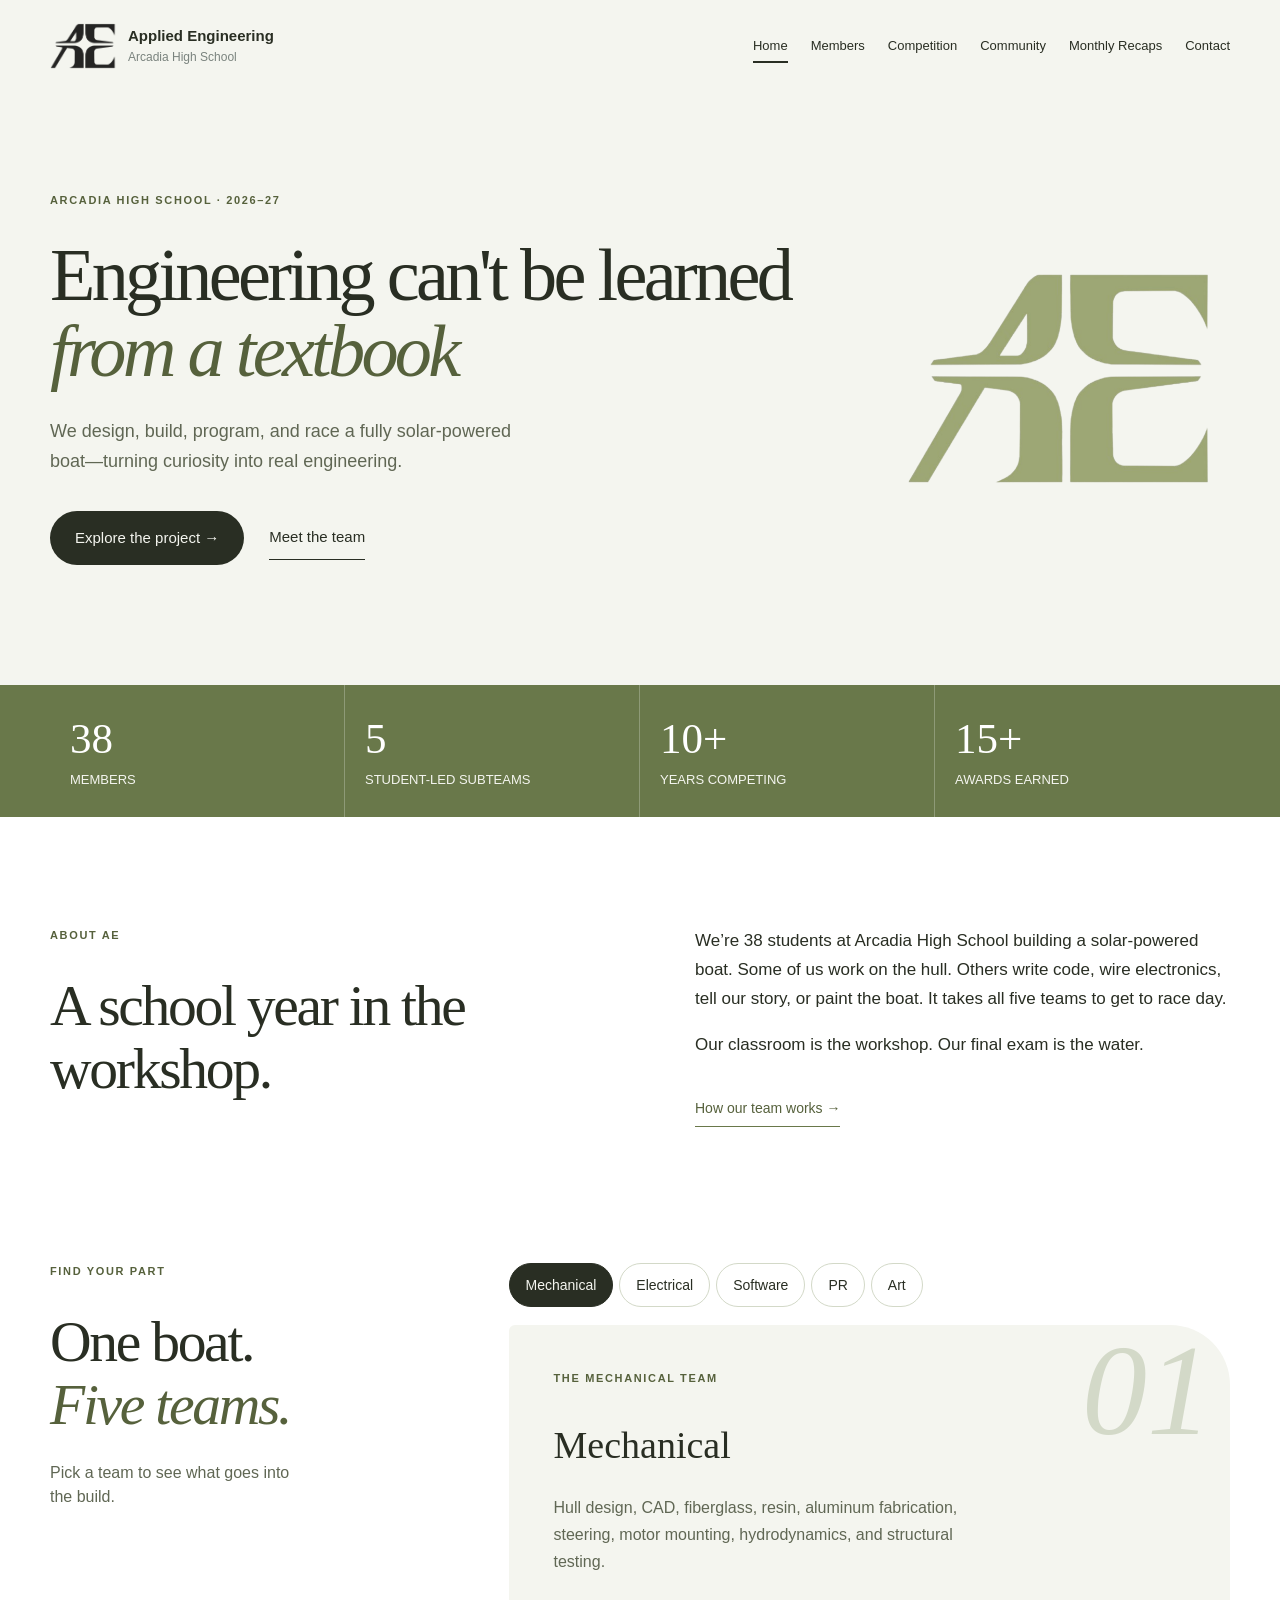
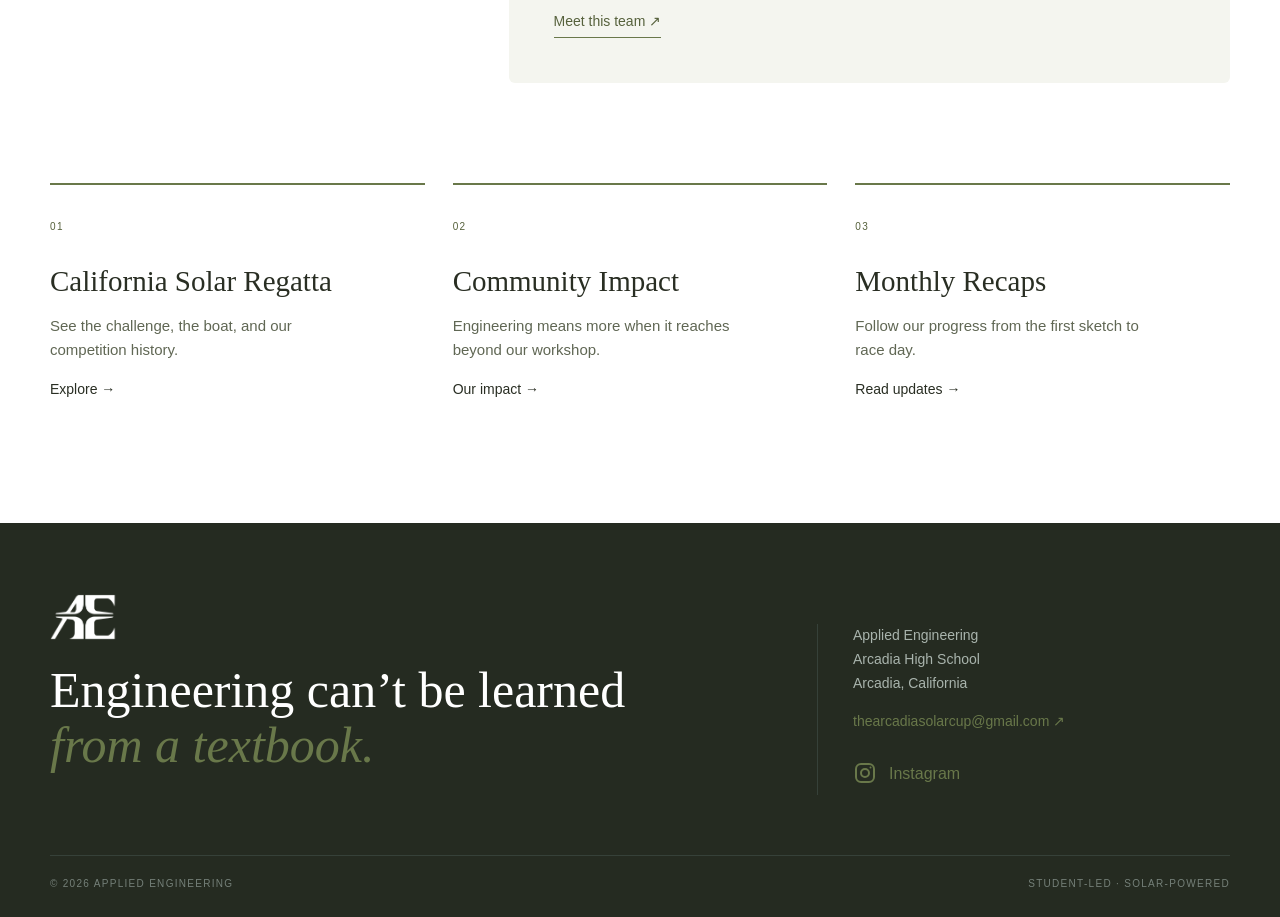
<file: index.html>
<!DOCTYPE html><html lang="en"><head><meta charset="utf-8"><meta name="viewport" content="width=device-width,initial-scale=1"><title>Home | Applied Engineering</title><meta name="description" content="Arcadia High School Applied Engineering: our team, Solar Regatta awards, community projects, and monthly updates."><link rel="icon" href="assets/brand/e220d9590ad9.png"><link rel="stylesheet" href="base.css"><link rel="stylesheet" href="experience.css"></head><body><header class="site-header"><div class="shell header-inner"><a class="brand" href="index.html" aria-current="page"><img class="logo" src="assets/brand/e220d9590ad9.png" alt="Applied Engineering logo" width="80" height="54"/><span>Applied Engineering<small>Arcadia High School</small></span></a><button class="menu-toggle" type="button" aria-expanded="false" aria-controls="main-nav">Menu <span aria-hidden="true">＋</span></button><nav id="main-nav" aria-label="Main navigation"><a href="index.html" aria-current="page">Home</a><a href="members.html">Members</a><a href="competition.html">Competition</a><a href="community.html">Community</a><a href="recaps.html">Monthly Recaps</a><a href="contact.html">Contact</a></nav><a class="contact-btn" href="contact.html">Contact</a></div></header><main><section class="home-hero"><div class="shell home-hero-inner"><div class="hero-copy"><p class="eyebrow green">Arcadia High School · 2026–27</p><h1>Engineering can&#x27;t be learned<br/><i>from a textbook</i></h1><p>We design, build, program, and race a fully solar-powered boat—turning curiosity into real engineering.</p><div class="actions"><a class="primary" href="competition.html">Explore the project →</a><a class="secondary" href="members.html">Meet the team</a></div></div><div class="hero-brand"><img src="assets/brand/e220d9590ad9.png" alt="Applied Engineering team logo" width="1070" height="726"/></div></div></section><section class="stats"><div class="shell stats-grid"><div><strong>38</strong><span>members</span></div><div><strong>5</strong><span>student-led subteams</span></div><div><strong>10+</strong><span>years competing</span></div><div><strong>15+</strong><span>awards earned</span></div></div></section><section class="shell home-intro"><div><p class="section-label">About AE</p><h2>A school year in the workshop.</h2></div><div><p>We’re 38 students at Arcadia High School building a solar-powered boat. Some of us work on the hull. Others write code, wire electronics, tell our story, or paint the boat. It takes all five teams to get to race day.</p><p>Our classroom is the workshop. Our final exam is the water.</p><a class="arrow-link" href="members.html">How our team works →</a></div></section><section class="team-explorer shell"><div class="explorer-heading"><p class="section-label">Find your part</p><h2>One boat.<br><i>Five teams.</i></h2><p>Pick a team to see what goes into the build.</p></div><div class="explorer-body"><div class="explorer-tabs" role="tablist" aria-label="Explore our subteams"><button id="tab-mechanical" role="tab" aria-selected="true" aria-controls="panel-mechanical" tabindex="0" data-tab="mechanical">Mechanical</button><button id="tab-electrical" role="tab" aria-selected="false" aria-controls="panel-electrical" tabindex="-1" data-tab="electrical">Electrical</button><button id="tab-software" role="tab" aria-selected="false" aria-controls="panel-software" tabindex="-1" data-tab="software">Software</button><button id="tab-pr" role="tab" aria-selected="false" aria-controls="panel-pr" tabindex="-1" data-tab="pr">PR</button><button id="tab-art" role="tab" aria-selected="false" aria-controls="panel-art" tabindex="-1" data-tab="art">Art</button></div><div class="explorer-panel" id="panel-mechanical" role="tabpanel" aria-labelledby="tab-mechanical"><span class="team-mark" aria-hidden="true">01</span><p class="section-label">The Mechanical team</p><h3>Mechanical</h3><p>Hull design, CAD, fiberglass, resin, aluminum fabrication, steering, motor mounting, hydrodynamics, and structural testing.</p><a class="arrow-link" href="members.html#team-mechanical">Meet this team <span aria-hidden="true">↗</span></a></div><div class="explorer-panel" id="panel-electrical" role="tabpanel" aria-labelledby="tab-electrical" hidden><span class="team-mark" aria-hidden="true">02</span><p class="section-label">The Electrical team</p><h3>Electrical</h3><p>Solar wiring, batteries, motor controllers, power distribution, sensors, waterproofing, safety systems, and reliability testing.</p><a class="arrow-link" href="members.html#team-electrical">Meet this team <span aria-hidden="true">↗</span></a></div><div class="explorer-panel" id="panel-software" role="tabpanel" aria-labelledby="tab-software" hidden><span class="team-mark" aria-hidden="true">03</span><p class="section-label">The Software team</p><h3>Software</h3><p>Raspberry Pis, driver displays, telemetry, navigation, object detection, mapping, data acquisition, and autonomous systems.</p><a class="arrow-link" href="members.html#team-software">Meet this team <span aria-hidden="true">↗</span></a></div><div class="explorer-panel" id="panel-pr" role="tabpanel" aria-labelledby="tab-pr" hidden><span class="team-mark" aria-hidden="true">04</span><p class="section-label">The Outreach + PR team</p><h3>Outreach + PR</h3><p>Grants, sponsorships, fundraising, social media, photography, video, community partnerships, recruitment, and events.</p><a class="arrow-link" href="members.html#team-pr">Meet this team <span aria-hidden="true">↗</span></a></div><div class="explorer-panel" id="panel-art" role="tabpanel" aria-labelledby="tab-art" hidden><span class="team-mark" aria-hidden="true">05</span><p class="section-label">The Art + Design team</p><h3>Art + Design</h3><p>Boat graphics, painting, decals, presentations, branding, competition aesthetics, and our team’s visual identity.</p><a class="arrow-link" href="members.html#team-art">Meet this team <span aria-hidden="true">↗</span></a></div></div></section><section class="pathways shell"><a href="competition.html"><span>01</span><h3>California Solar Regatta</h3><p>See the challenge, the boat, and our competition history.</p><b>Explore →</b></a><a href="community.html"><span>02</span><h3>Community Impact</h3><p>Engineering means more when it reaches beyond our workshop.</p><b>Our impact →</b></a><a href="recaps.html"><span>03</span><h3>Monthly Recaps</h3><p>Follow our progress from the first sketch to race day.</p><b>Read updates →</b></a></section></main><footer><div class="shell footer-main"><div><img class="logo" src="assets/brand/e220d9590ad9.png" alt="Applied Engineering logo" width="80" height="54"/><h2>Engineering can’t be learned<br/><i>from a textbook.</i></h2></div><div><p>Applied Engineering<br/>Arcadia High School<br/>Arcadia, California</p><a href="https://mail.google.com/mail/?view=cm&amp;fs=1&amp;to=thearcadiasolarcup%40gmail.com" target="_blank" rel="noopener noreferrer" aria-label="Email Applied Engineering in Gmail (opens a new tab)">thearcadiasolarcup@gmail.com ↗</a><a class="instagram-link footer-instagram" href="https://www.instagram.com/ahsappliedengineering/" target="_blank" rel="noopener noreferrer" aria-label="Applied Engineering on Instagram"><svg width="24" height="24" viewBox="0 0 24 24" fill="none" stroke="currentColor" stroke-width="2" stroke-linecap="round" stroke-linejoin="round" aria-hidden="true"><rect x="3" y="3" width="18" height="18" rx="5"></rect><circle cx="12" cy="12" r="4"></circle><circle cx="17.5" cy="6.5" r="1" fill="currentColor" stroke="none"></circle></svg><span>Instagram</span></a></div></div><div class="shell footer-bottom"><span>© 2026 Applied Engineering</span><span>Student-led · Solar-powered</span></div></footer><script src="site.js" defer></script><script src="experience.js" defer></script></body></html>
</file>
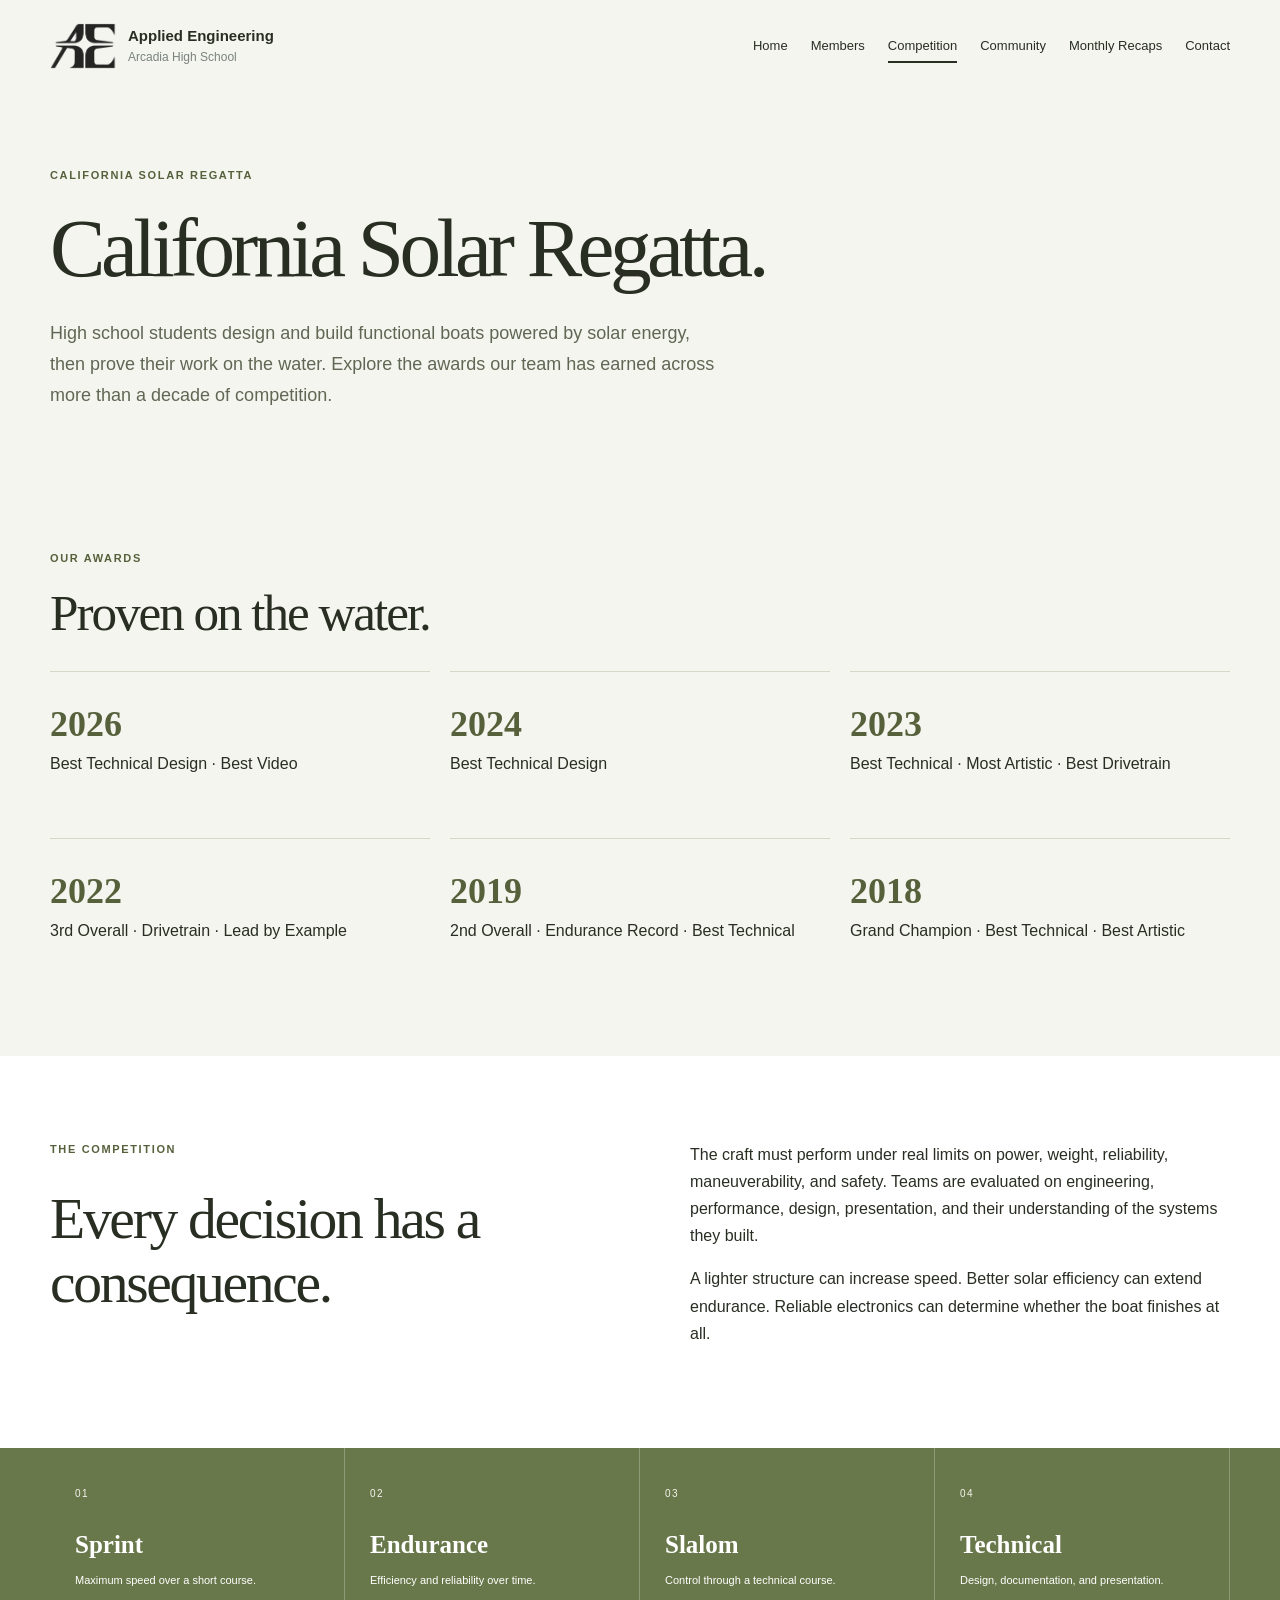
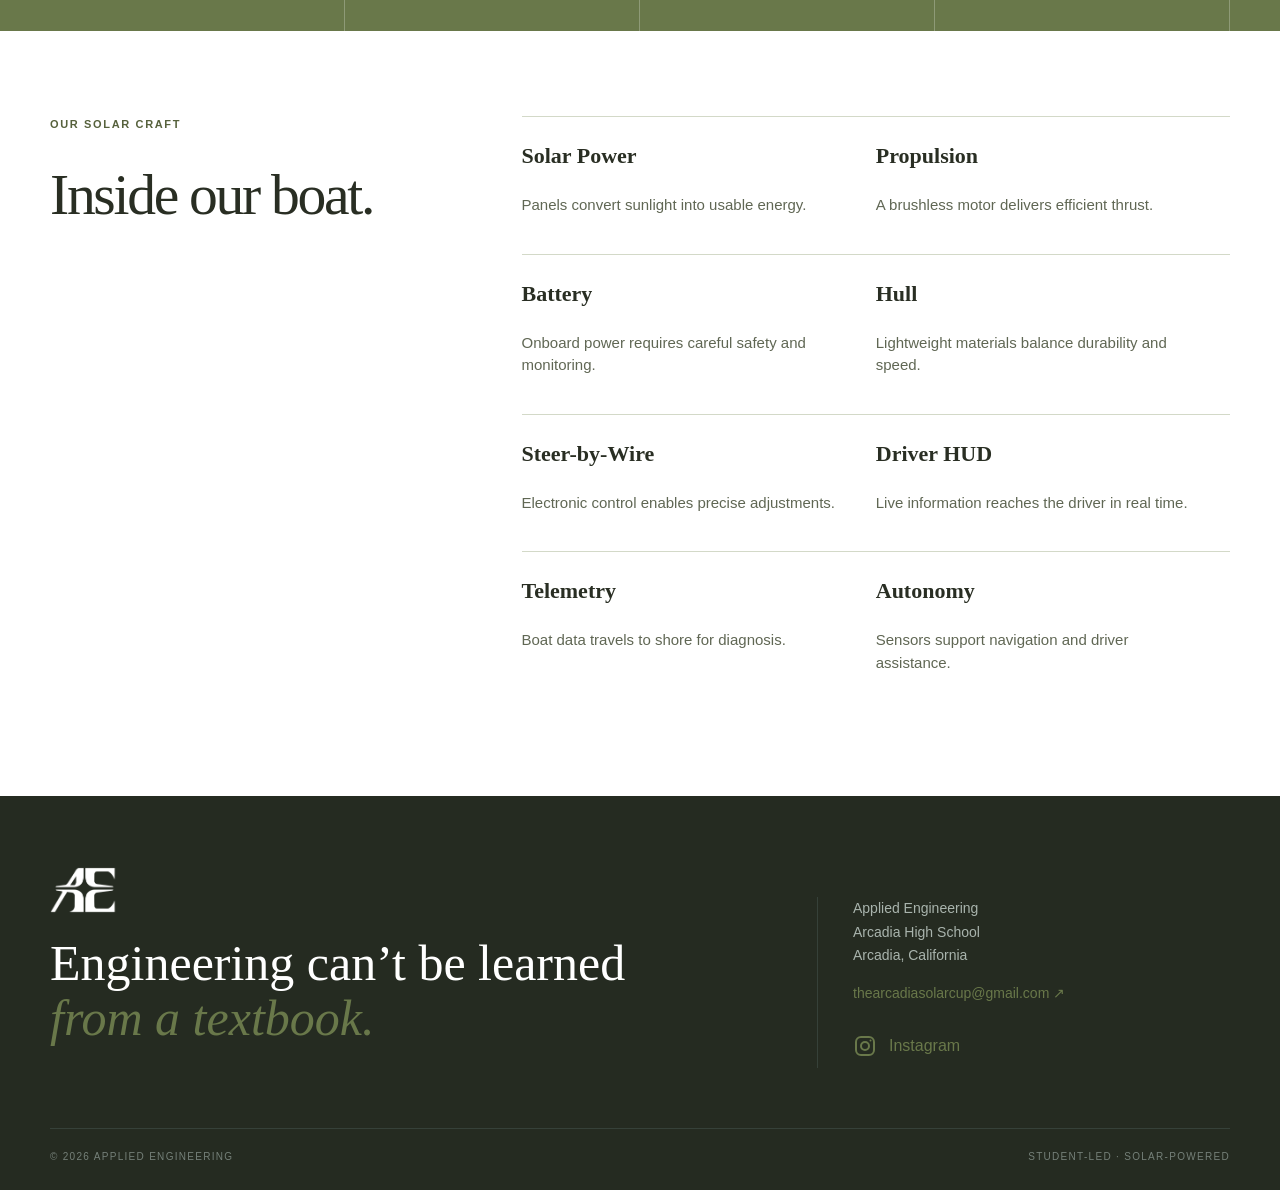
<file: competition.html>
<!DOCTYPE html><html lang="en"><head><meta charset="utf-8"><meta name="viewport" content="width=device-width,initial-scale=1"><title>Competition | Applied Engineering</title><meta name="description" content="Arcadia High School Applied Engineering: our team, Solar Regatta awards, community projects, and monthly updates."><link rel="icon" href="assets/brand/e220d9590ad9.png"><link rel="stylesheet" href="base.css"><link rel="stylesheet" href="experience.css"></head><body><header class="site-header"><div class="shell header-inner"><a class="brand" href="index.html"><img class="logo" src="assets/brand/e220d9590ad9.png" alt="Applied Engineering logo" width="80" height="54"/><span>Applied Engineering<small>Arcadia High School</small></span></a><button class="menu-toggle" type="button" aria-expanded="false" aria-controls="main-nav">Menu <span aria-hidden="true">＋</span></button><nav id="main-nav" aria-label="Main navigation"><a href="index.html">Home</a><a href="members.html">Members</a><a href="competition.html" aria-current="page">Competition</a><a href="community.html">Community</a><a href="recaps.html">Monthly Recaps</a><a href="contact.html">Contact</a></nav><a class="contact-btn" href="contact.html">Contact</a></div></header><main><section class="page-hero"><div class="shell"><p class="eyebrow">California Solar Regatta</p><h1>California Solar Regatta.</h1><p class="page-lede">High school students design and build functional boats powered by solar energy, then prove their work on the water. Explore the awards our team has earned across more than a decade of competition.</p></div></section><section class="awards-section competition-awards"><div class="shell"><p class="section-label green">Our awards</p><h2>Proven on the water.</h2><div class="award-grid"><div><strong>2026</strong><p>Best Technical Design · Best Video</p></div><div><strong>2024</strong><p>Best Technical Design</p></div><div><strong>2023</strong><p>Best Technical · Most Artistic · Best Drivetrain</p></div><div><strong>2022</strong><p>3rd Overall · Drivetrain · Lead by Example</p></div><div><strong>2019</strong><p>2nd Overall · Endurance Record · Best Technical</p></div><div><strong>2018</strong><p>Grand Champion · Best Technical · Best Artistic</p></div></div></div></section><section class="shell content-section split"><div><p class="section-label">The competition</p><h2>Every decision has a consequence.</h2></div><div class="body-copy"><p>The craft must perform under real limits on power, weight, reliability, maneuverability, and safety. Teams are evaluated on engineering, performance, design, presentation, and their understanding of the systems they built.</p><p>A lighter structure can increase speed. Better solar efficiency can extend endurance. Reliable electronics can determine whether the boat finishes at all.</p></div></section><section class="event-strip"><div class="shell"><div><span>01</span><h3>Sprint</h3><p>Maximum speed over a short course.</p></div><div><span>02</span><h3>Endurance</h3><p>Efficiency and reliability over time.</p></div><div><span>03</span><h3>Slalom</h3><p>Control through a technical course.</p></div><div><span>04</span><h3>Technical</h3><p>Design, documentation, and presentation.</p></div></div></section><section class="shell content-section boat-systems"><div><p class="section-label">Our solar craft</p><h2>Inside our boat.</h2></div><div class="system-grid"><article><h3>Solar Power</h3><p>Panels convert sunlight into usable energy.</p></article><article><h3>Propulsion</h3><p>A brushless motor delivers efficient thrust.</p></article><article><h3>Battery</h3><p>Onboard power requires careful safety and monitoring.</p></article><article><h3>Hull</h3><p>Lightweight materials balance durability and speed.</p></article><article><h3>Steer-by-Wire</h3><p>Electronic control enables precise adjustments.</p></article><article><h3>Driver HUD</h3><p>Live information reaches the driver in real time.</p></article><article><h3>Telemetry</h3><p>Boat data travels to shore for diagnosis.</p></article><article><h3>Autonomy</h3><p>Sensors support navigation and driver assistance.</p></article></div></section></main><footer><div class="shell footer-main"><div><img class="logo" src="assets/brand/e220d9590ad9.png" alt="Applied Engineering logo" width="80" height="54"/><h2>Engineering can’t be learned<br/><i>from a textbook.</i></h2></div><div><p>Applied Engineering<br/>Arcadia High School<br/>Arcadia, California</p><a href="https://mail.google.com/mail/?view=cm&amp;fs=1&amp;to=thearcadiasolarcup%40gmail.com" target="_blank" rel="noopener noreferrer" aria-label="Email Applied Engineering in Gmail (opens a new tab)">thearcadiasolarcup@gmail.com ↗</a><a class="instagram-link footer-instagram" href="https://www.instagram.com/ahsappliedengineering/" target="_blank" rel="noopener noreferrer" aria-label="Applied Engineering on Instagram"><svg width="24" height="24" viewBox="0 0 24 24" fill="none" stroke="currentColor" stroke-width="2" stroke-linecap="round" stroke-linejoin="round" aria-hidden="true"><rect x="3" y="3" width="18" height="18" rx="5"></rect><circle cx="12" cy="12" r="4"></circle><circle cx="17.5" cy="6.5" r="1" fill="currentColor" stroke="none"></circle></svg><span>Instagram</span></a></div></div><div class="shell footer-bottom"><span>© 2026 Applied Engineering</span><span>Student-led · Solar-powered</span></div></footer><script src="site.js" defer></script><script src="experience.js" defer></script></body></html>
</file>
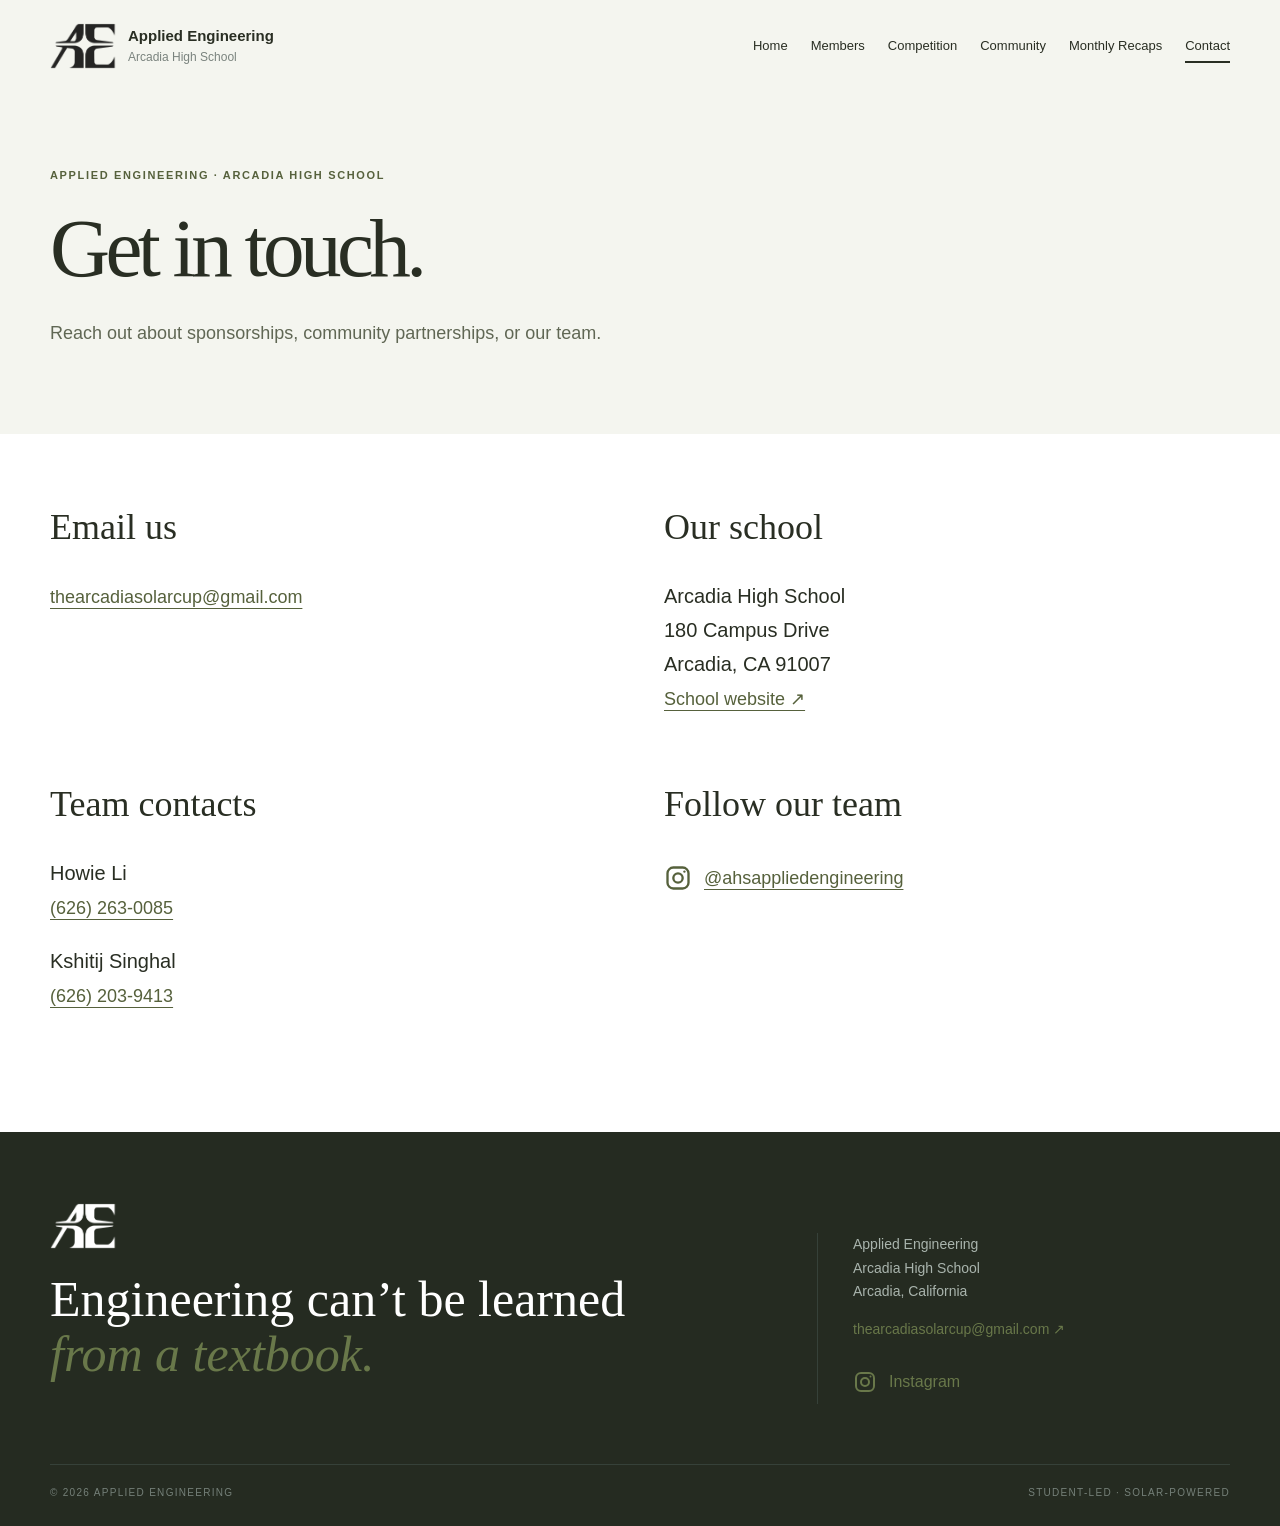
<file: contact.html>
<!DOCTYPE html><html lang="en"><head><meta charset="utf-8"><meta name="viewport" content="width=device-width,initial-scale=1"><title>Contact | Applied Engineering</title><meta name="description" content="Arcadia High School Applied Engineering: our team, Solar Regatta awards, community projects, and monthly updates."><link rel="icon" href="assets/brand/e220d9590ad9.png"><link rel="stylesheet" href="base.css"><link rel="stylesheet" href="experience.css"></head><body><header class="site-header"><div class="shell header-inner"><a class="brand" href="index.html"><img class="logo" src="assets/brand/e220d9590ad9.png" alt="Applied Engineering logo" width="80" height="54"/><span>Applied Engineering<small>Arcadia High School</small></span></a><button class="menu-toggle" type="button" aria-expanded="false" aria-controls="main-nav">Menu <span aria-hidden="true">＋</span></button><nav id="main-nav" aria-label="Main navigation"><a href="index.html">Home</a><a href="members.html">Members</a><a href="competition.html">Competition</a><a href="community.html">Community</a><a href="recaps.html">Monthly Recaps</a><a href="contact.html" aria-current="page">Contact</a></nav><a class="contact-btn" href="contact.html" aria-current="page">Contact</a></div></header><main><section class="page-hero"><div class="shell"><p class="eyebrow">Applied Engineering · Arcadia High School</p><h1>Get in touch.</h1><p class="page-lede">Reach out about sponsorships, community partnerships, or our team.</p></div></section><section class="shell contact-details"><div><h2>Email us</h2><p><a href="https://mail.google.com/mail/?view=cm&amp;fs=1&amp;to=thearcadiasolarcup%40gmail.com" target="_blank" rel="noopener noreferrer" aria-label="Email Applied Engineering in Gmail (opens a new tab)">thearcadiasolarcup@gmail.com</a></p></div><div><h2>Our school</h2><address>Arcadia High School<br/>180 Campus Drive<br/>Arcadia, CA 91007</address><p><a href="https://ahs.ausd.net/" target="_blank" rel="noopener noreferrer">School website ↗</a></p></div><div><h2>Team contacts</h2><p>Howie Li<br/><a href="tel:+16262630085">(626) 263-0085</a></p><p>Kshitij Singhal<br/><a href="tel:+16262039413">(626) 203-9413</a></p></div><div><h2>Follow our team</h2><a class="instagram-link" href="https://www.instagram.com/ahsappliedengineering/" target="_blank" rel="noopener noreferrer"><svg width="28" height="28" viewBox="0 0 24 24" fill="none" stroke="currentColor" stroke-width="2" stroke-linecap="round" stroke-linejoin="round" aria-hidden="true"><rect x="3" y="3" width="18" height="18" rx="5"></rect><circle cx="12" cy="12" r="4"></circle><circle cx="17.5" cy="6.5" r="1" fill="currentColor" stroke="none"></circle></svg><span>@ahsappliedengineering</span></a></div></section></main><footer><div class="shell footer-main"><div><img class="logo" src="assets/brand/e220d9590ad9.png" alt="Applied Engineering logo" width="80" height="54"/><h2>Engineering can’t be learned<br/><i>from a textbook.</i></h2></div><div><p>Applied Engineering<br/>Arcadia High School<br/>Arcadia, California</p><a href="https://mail.google.com/mail/?view=cm&amp;fs=1&amp;to=thearcadiasolarcup%40gmail.com" target="_blank" rel="noopener noreferrer" aria-label="Email Applied Engineering in Gmail (opens a new tab)">thearcadiasolarcup@gmail.com ↗</a><a class="instagram-link footer-instagram" href="https://www.instagram.com/ahsappliedengineering/" target="_blank" rel="noopener noreferrer" aria-label="Applied Engineering on Instagram"><svg width="24" height="24" viewBox="0 0 24 24" fill="none" stroke="currentColor" stroke-width="2" stroke-linecap="round" stroke-linejoin="round" aria-hidden="true"><rect x="3" y="3" width="18" height="18" rx="5"></rect><circle cx="12" cy="12" r="4"></circle><circle cx="17.5" cy="6.5" r="1" fill="currentColor" stroke="none"></circle></svg><span>Instagram</span></a></div></div><div class="shell footer-bottom"><span>© 2026 Applied Engineering</span><span>Student-led · Solar-powered</span></div></footer><script src="site.js" defer></script><script src="experience.js" defer></script></body></html>
</file>
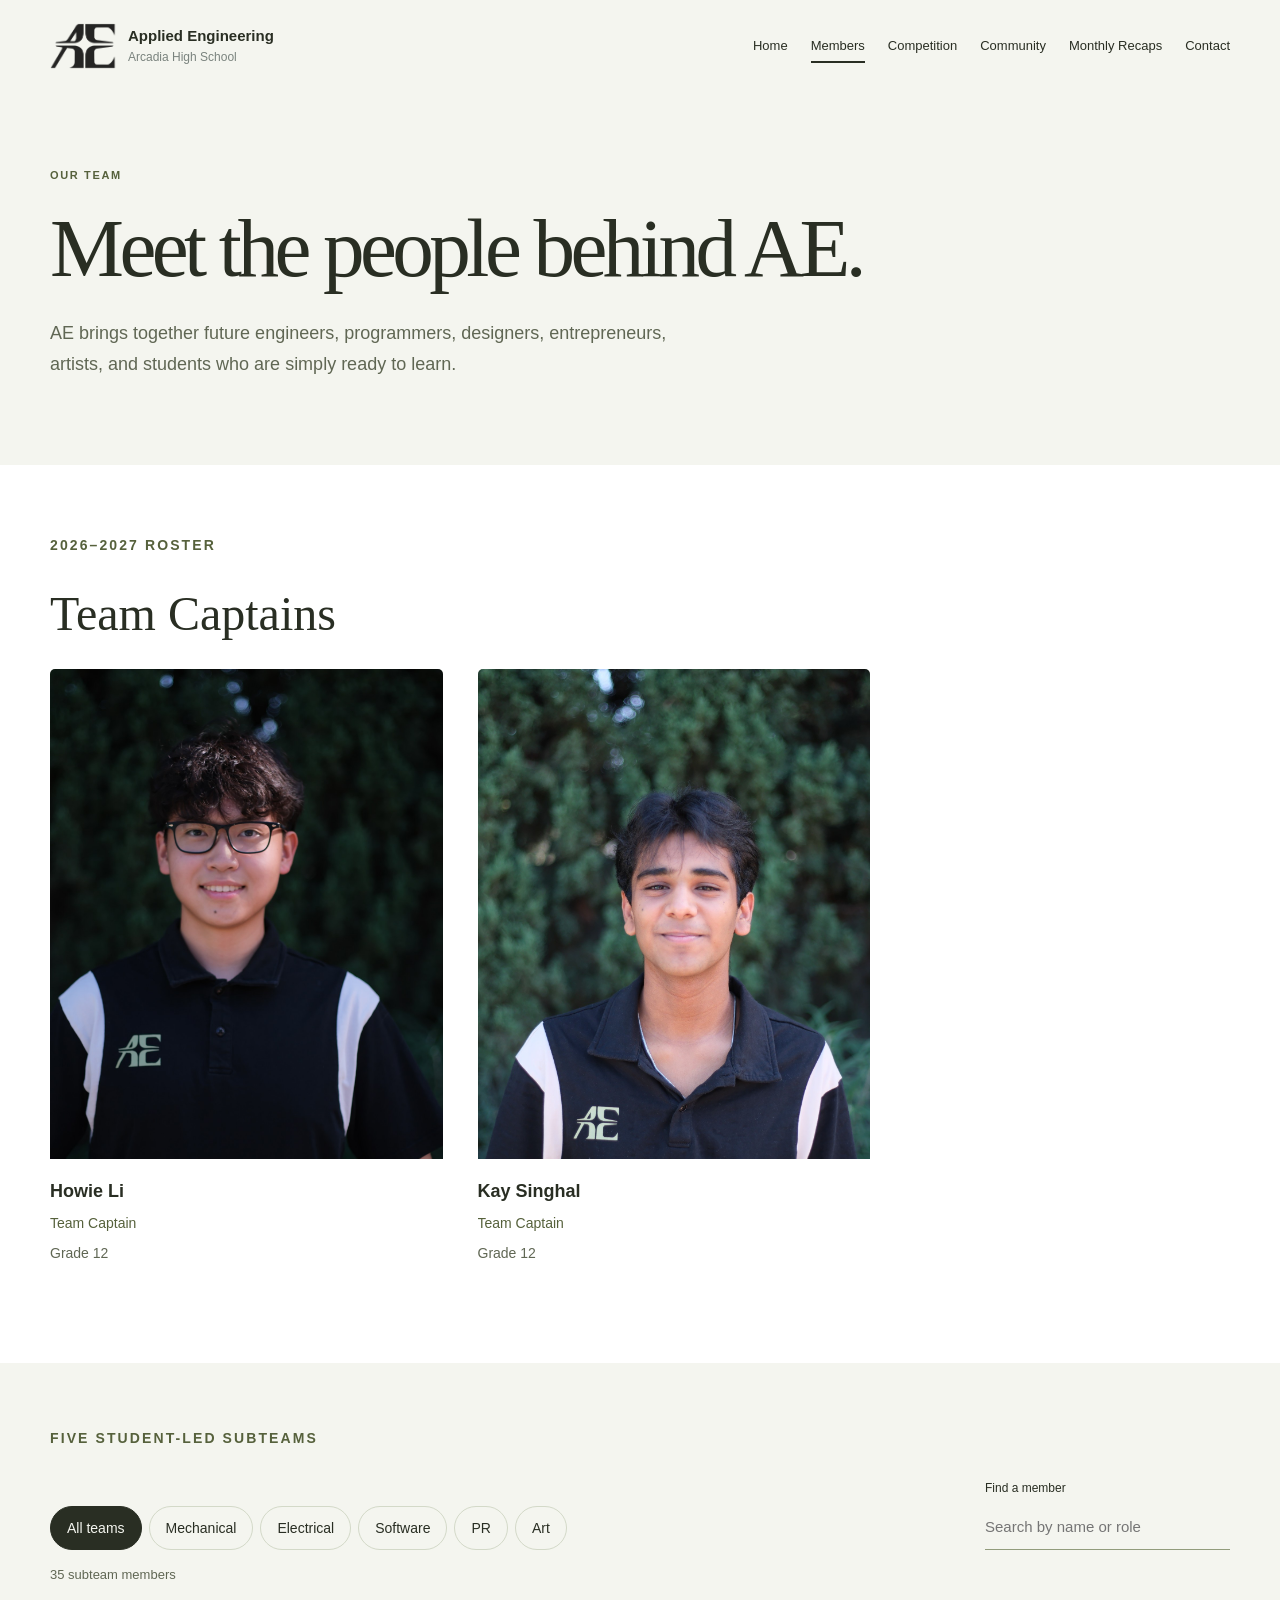
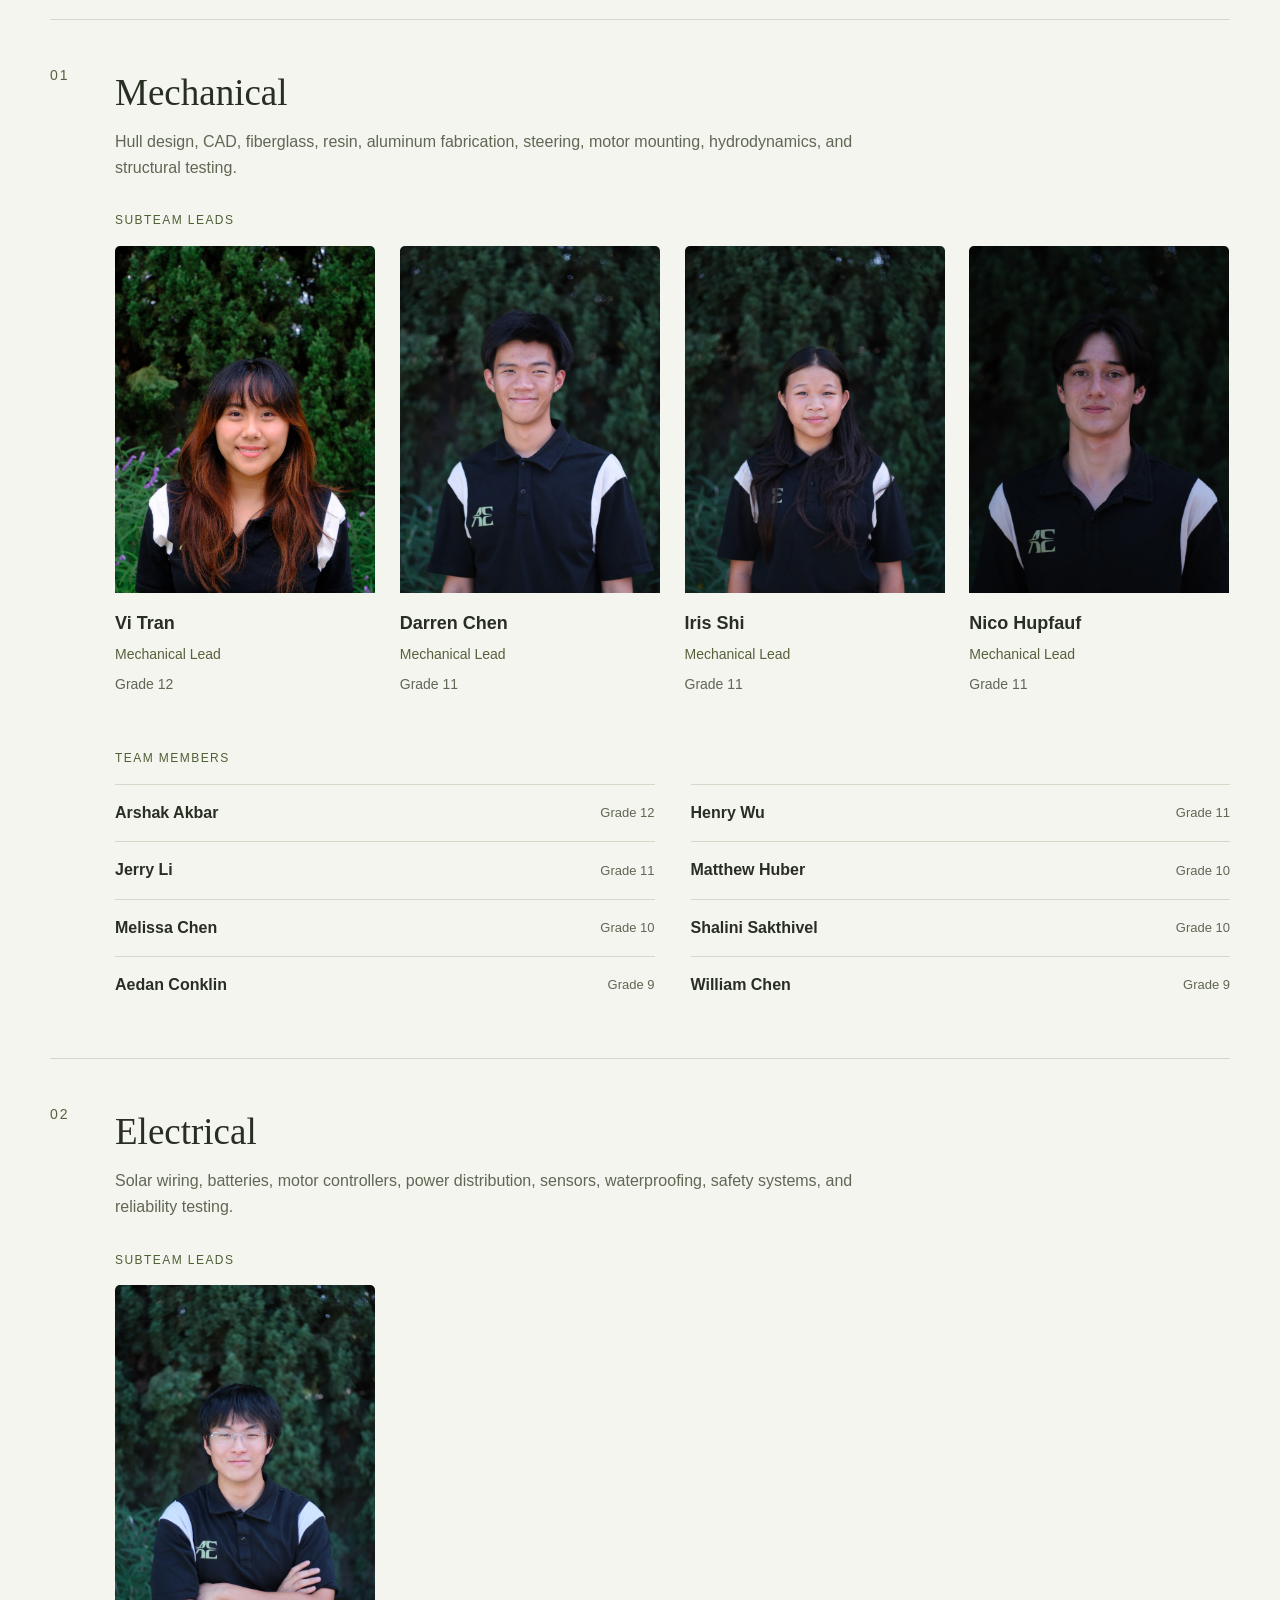
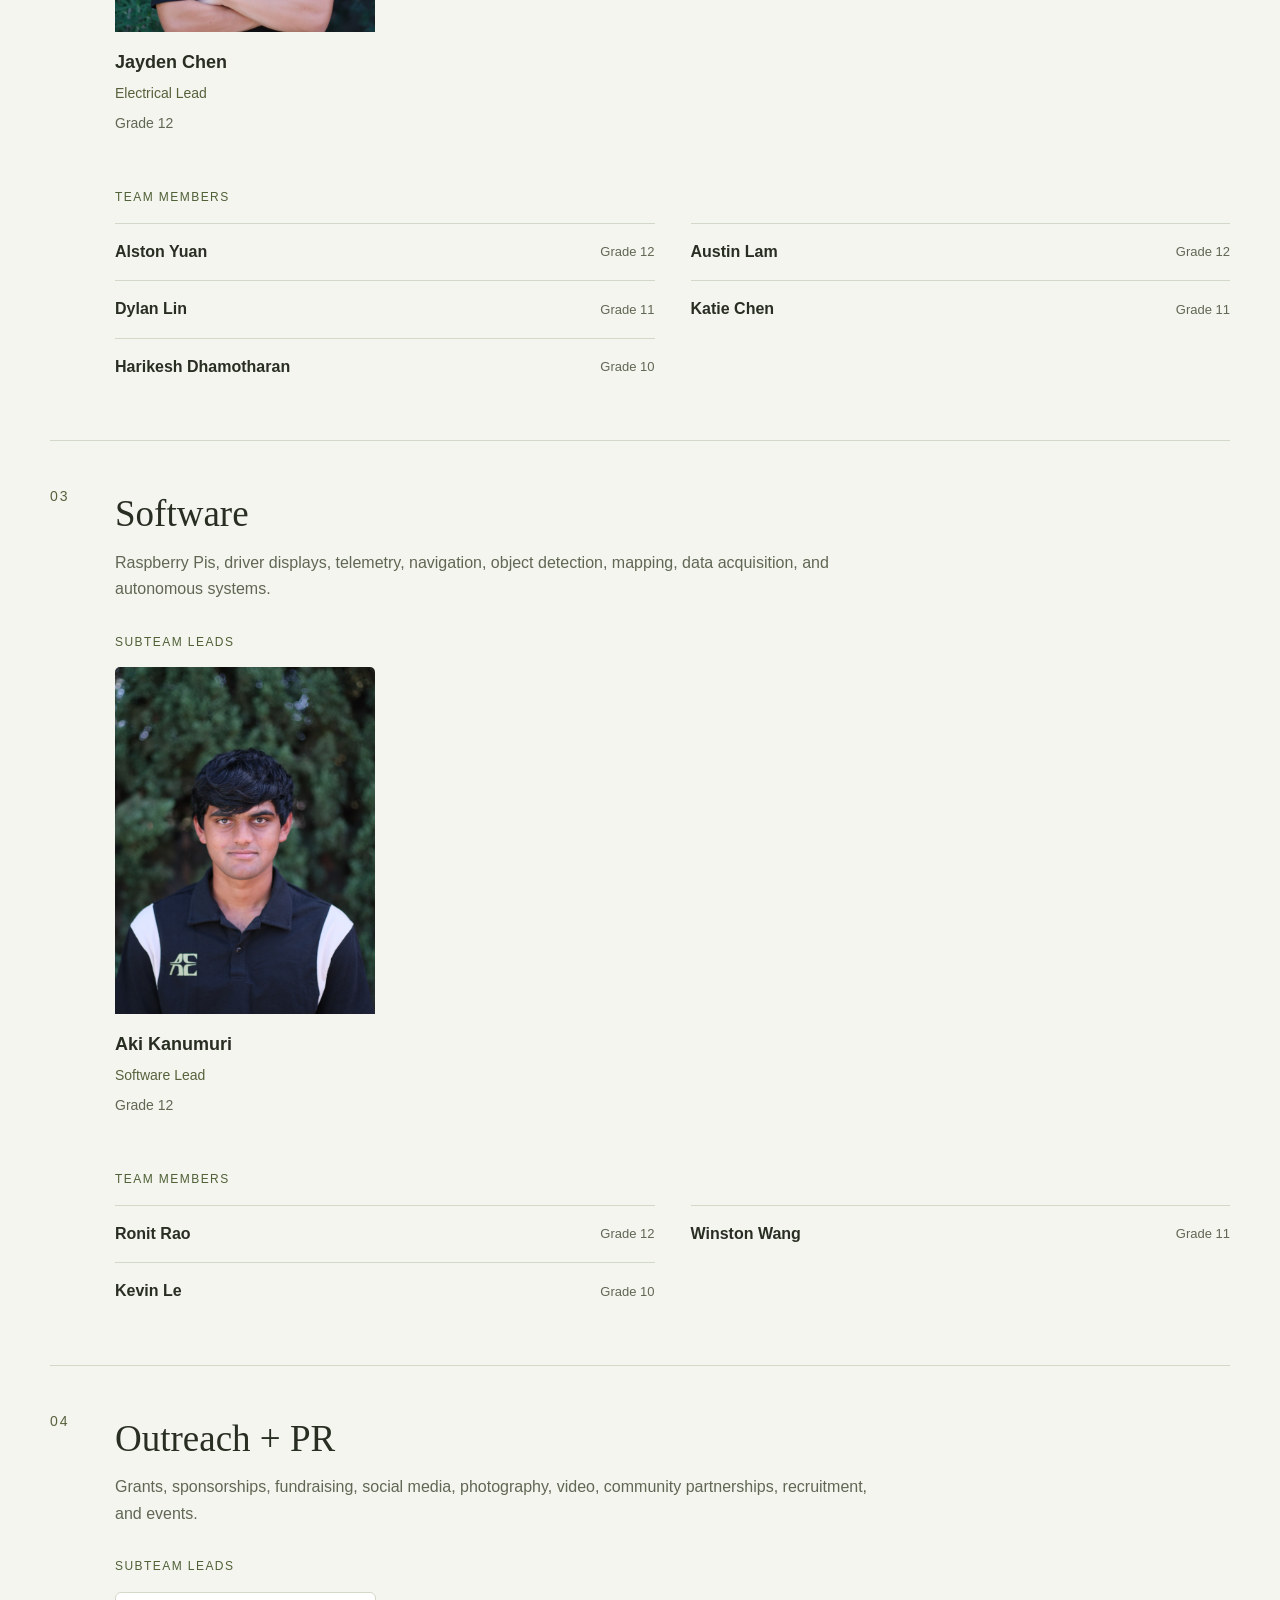
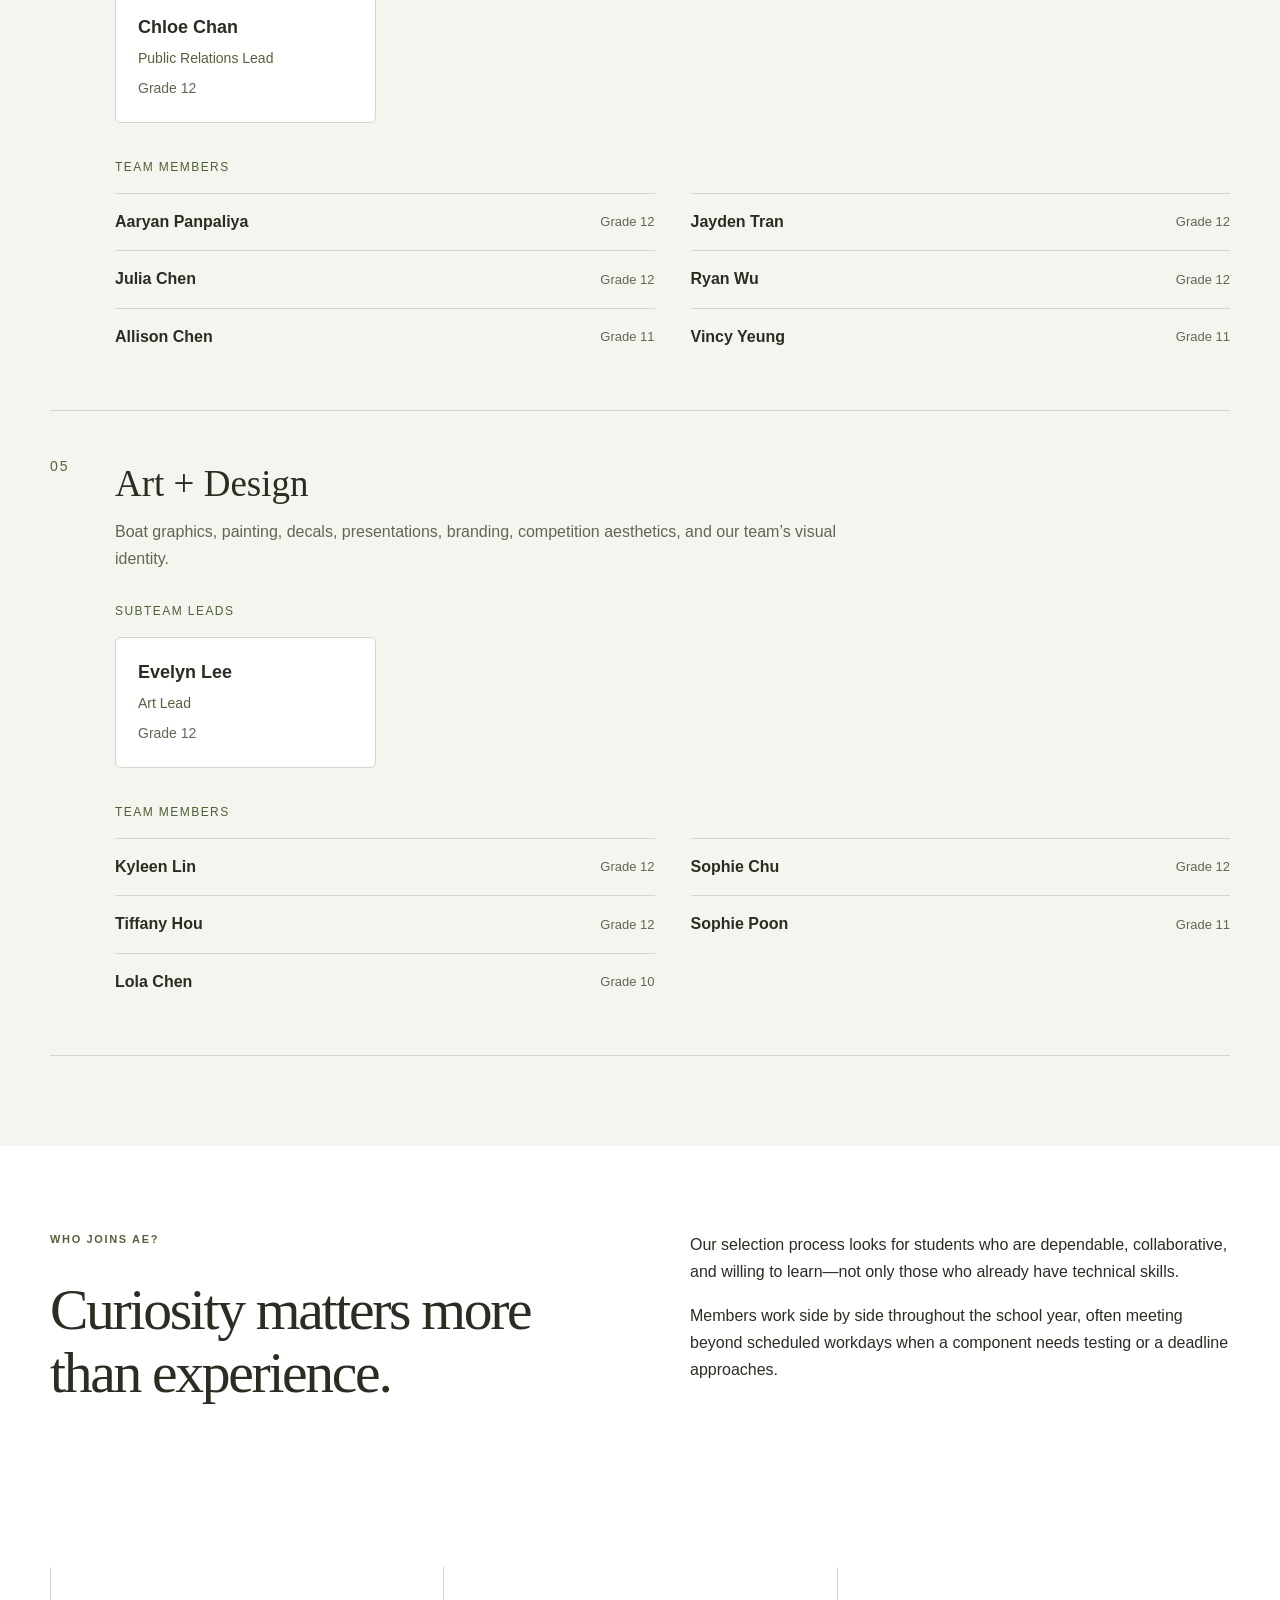
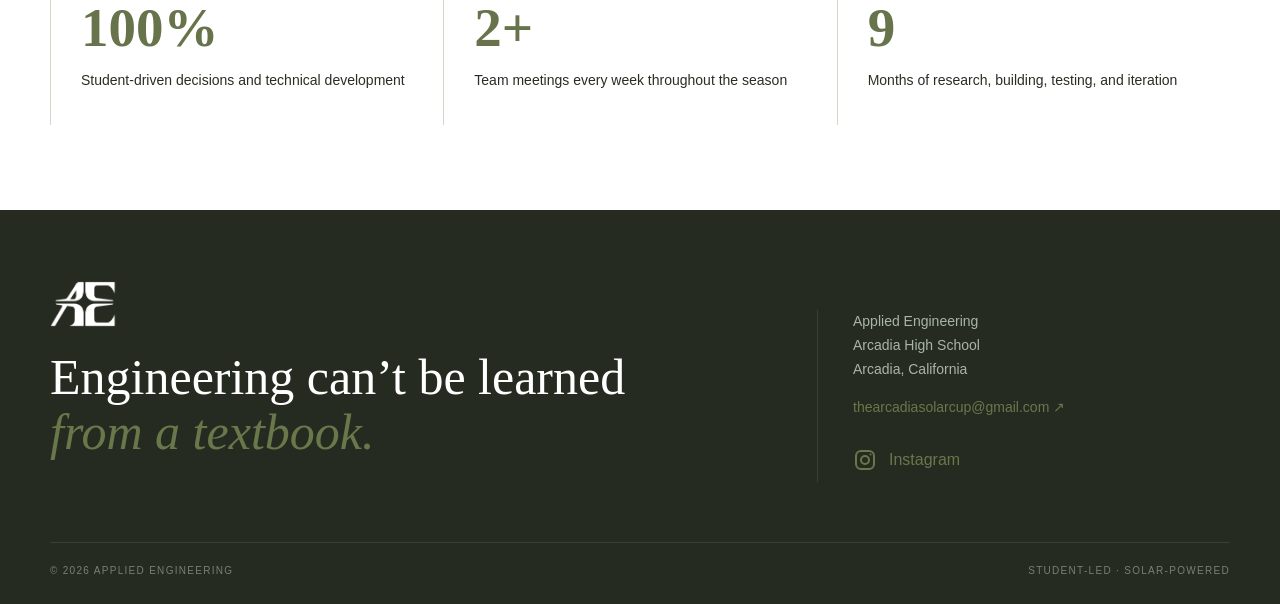
<file: members.html>
<!DOCTYPE html><html lang="en"><head><meta charset="utf-8"><meta name="viewport" content="width=device-width,initial-scale=1"><title>Members | Applied Engineering</title><meta name="description" content="Arcadia High School Applied Engineering: our team, Solar Regatta awards, community projects, and monthly updates."><link rel="icon" href="assets/brand/e220d9590ad9.png"><link rel="stylesheet" href="base.css"><link rel="stylesheet" href="experience.css"></head><body><header class="site-header"><div class="shell header-inner"><a class="brand" href="index.html"><img class="logo" src="assets/brand/e220d9590ad9.png" alt="Applied Engineering logo" width="80" height="54"/><span>Applied Engineering<small>Arcadia High School</small></span></a><button class="menu-toggle" type="button" aria-expanded="false" aria-controls="main-nav">Menu <span aria-hidden="true">＋</span></button><nav id="main-nav" aria-label="Main navigation"><a href="index.html">Home</a><a href="members.html" aria-current="page">Members</a><a href="competition.html">Competition</a><a href="community.html">Community</a><a href="recaps.html">Monthly Recaps</a><a href="contact.html">Contact</a></nav><a class="contact-btn" href="contact.html">Contact</a></div></header><main><section class="page-hero"><div class="shell"><p class="eyebrow">Our team</p><h1>Meet the people behind AE.</h1><p class="page-lede">AE brings together future engineers, programmers, designers, entrepreneurs, artists, and students who are simply ready to learn.</p></div></section><section class="shell member-captains" aria-labelledby="captains-heading"><p class="section-label">2026–2027 roster</p><h2 id="captains-heading">Team Captains</h2><ul class="member-grid"><li class="has-photo"><img class="member-photo" src="assets/team/howie.jpg" alt="Howie Li" loading="lazy"><div class="member-info"><h4>Howie Li</h4><p class="member-title">Team Captain</p><span class="member-grade">Grade 12</span></div></li><li class="has-photo"><img class="member-photo" src="assets/team/kay.jpg" alt="Kay Singhal" loading="lazy"><div class="member-info"><h4>Kay Singhal</h4><p class="member-title">Team Captain</p><span class="member-grade">Grade 12</span></div></li></ul></section><section class="black-band member-roster" aria-label="Subteam members"><div class="shell"><p class="section-label green">Five student-led subteams</p><div class="roster-tools"><div class="team-filters" role="group" aria-label="Filter subteams"><button class="selected" data-filter="all" aria-pressed="true">All teams</button><button data-filter="mechanical" aria-pressed="false">Mechanical</button><button data-filter="electrical" aria-pressed="false">Electrical</button><button data-filter="software" aria-pressed="false">Software</button><button data-filter="pr" aria-pressed="false">PR</button><button data-filter="art" aria-pressed="false">Art</button></div><label class="roster-search">Find a member<input type="search" placeholder="Search by name or role" aria-label="Search members"></label></div><p class="filter-status" role="status" aria-live="polite"></p><div class="team-list member-teams"><article id="team-mechanical" data-team="mechanical"><span class="subteam-number">01</span><div><h3>Mechanical</h3><p>Hull design, CAD, fiberglass, resin, aluminum fabrication, steering, motor mounting, hydrodynamics, and structural testing.</p><p class="roster-group-label">Subteam leads</p><ul class="member-grid lead-grid"><li class="has-photo"><img class="member-photo" src="assets/team/vi.jpg" alt="Vi Tran" loading="lazy"><div class="member-info"><h4>Vi Tran</h4><p class="member-title">Mechanical Lead</p><span class="member-grade">Grade 12</span></div></li><li class="has-photo"><img class="member-photo" src="assets/team/darren.jpg" alt="Darren Chen" loading="lazy"><div class="member-info"><h4>Darren Chen</h4><p class="member-title">Mechanical Lead</p><span class="member-grade">Grade 11</span></div></li><li class="has-photo"><img class="member-photo" src="assets/team/iris.jpg" alt="Iris Shi" loading="lazy"><div class="member-info"><h4>Iris Shi</h4><p class="member-title">Mechanical Lead</p><span class="member-grade">Grade 11</span></div></li><li class="has-photo"><img class="member-photo" src="assets/team/nico.jpg" alt="Nico Hupfauf" loading="lazy"><div class="member-info"><h4>Nico Hupfauf</h4><p class="member-title">Mechanical Lead</p><span class="member-grade">Grade 11</span></div></li></ul><p class="roster-group-label">Team members</p><ul class="member-grid compact-roster"><li class="roster-name"><h4>Arshak Akbar</h4><p class="member-title">Mechanical Member</p><span class="member-grade">Grade 12</span></li><li class="roster-name"><h4>Henry Wu</h4><p class="member-title">Mechanical Member</p><span class="member-grade">Grade 11</span></li><li class="roster-name"><h4>Jerry Li</h4><p class="member-title">Mechanical Member</p><span class="member-grade">Grade 11</span></li><li class="roster-name"><h4>Matthew Huber</h4><p class="member-title">Mechanical Member</p><span class="member-grade">Grade 10</span></li><li class="roster-name"><h4>Melissa Chen</h4><p class="member-title">Mechanical Member</p><span class="member-grade">Grade 10</span></li><li class="roster-name"><h4>Shalini Sakthivel</h4><p class="member-title">Mechanical Member</p><span class="member-grade">Grade 10</span></li><li class="roster-name"><h4>Aedan Conklin</h4><p class="member-title">Mechanical Member</p><span class="member-grade">Grade 9</span></li><li class="roster-name"><h4>William Chen</h4><p class="member-title">Mechanical Member</p><span class="member-grade">Grade 9</span></li></ul></div></article><article id="team-electrical" data-team="electrical"><span class="subteam-number">02</span><div><h3>Electrical</h3><p>Solar wiring, batteries, motor controllers, power distribution, sensors, waterproofing, safety systems, and reliability testing.</p><p class="roster-group-label">Subteam leads</p><ul class="member-grid lead-grid"><li class="has-photo"><img class="member-photo" src="assets/team/jayden.jpg" alt="Jayden Chen" loading="lazy"><div class="member-info"><h4>Jayden Chen</h4><p class="member-title">Electrical Lead</p><span class="member-grade">Grade 12</span></div></li></ul><p class="roster-group-label">Team members</p><ul class="member-grid compact-roster"><li class="roster-name"><h4>Alston Yuan</h4><p class="member-title">Electrical Member</p><span class="member-grade">Grade 12</span></li><li class="roster-name"><h4>Austin Lam</h4><p class="member-title">Electrical Member</p><span class="member-grade">Grade 12</span></li><li class="roster-name"><h4>Dylan Lin</h4><p class="member-title">Electrical Member</p><span class="member-grade">Grade 11</span></li><li class="roster-name"><h4>Katie Chen</h4><p class="member-title">Electrical Member</p><span class="member-grade">Grade 11</span></li><li class="roster-name"><h4>Harikesh Dhamotharan</h4><p class="member-title">Electrical Member</p><span class="member-grade">Grade 10</span></li></ul></div></article><article id="team-software" data-team="software"><span class="subteam-number">03</span><div><h3>Software</h3><p>Raspberry Pis, driver displays, telemetry, navigation, object detection, mapping, data acquisition, and autonomous systems.</p><p class="roster-group-label">Subteam leads</p><ul class="member-grid lead-grid"><li class="has-photo"><img class="member-photo" src="assets/team/aki.jpg" alt="Aki Kanumuri" loading="lazy"><div class="member-info"><h4>Aki Kanumuri</h4><p class="member-title">Software Lead</p><span class="member-grade">Grade 12</span></div></li></ul><p class="roster-group-label">Team members</p><ul class="member-grid compact-roster"><li class="roster-name"><h4>Ronit Rao</h4><p class="member-title">Software Member</p><span class="member-grade">Grade 12</span></li><li class="roster-name"><h4>Winston Wang</h4><p class="member-title">Software Member</p><span class="member-grade">Grade 11</span></li><li class="roster-name"><h4>Kevin Le</h4><p class="member-title">Software Member</p><span class="member-grade">Grade 10</span></li></ul></div></article><article id="team-pr" data-team="pr"><span class="subteam-number">04</span><div><h3>Outreach + PR</h3><p>Grants, sponsorships, fundraising, social media, photography, video, community partnerships, recruitment, and events.</p><p class="roster-group-label">Subteam leads</p><ul class="member-grid lead-grid"><li class="roster-name"><h4>Chloe Chan</h4><p class="member-title">Public Relations Lead</p><span class="member-grade">Grade 12</span></li></ul><p class="roster-group-label">Team members</p><ul class="member-grid compact-roster"><li class="roster-name"><h4>Aaryan Panpaliya</h4><p class="member-title">Public Relations Member</p><span class="member-grade">Grade 12</span></li><li class="roster-name"><h4>Jayden Tran</h4><p class="member-title">Public Relations Member</p><span class="member-grade">Grade 12</span></li><li class="roster-name"><h4>Julia Chen</h4><p class="member-title">Public Relations Member</p><span class="member-grade">Grade 12</span></li><li class="roster-name"><h4>Ryan Wu</h4><p class="member-title">Public Relations Member</p><span class="member-grade">Grade 12</span></li><li class="roster-name"><h4>Allison Chen</h4><p class="member-title">Public Relations Member</p><span class="member-grade">Grade 11</span></li><li class="roster-name"><h4>Vincy Yeung</h4><p class="member-title">Public Relations Member</p><span class="member-grade">Grade 11</span></li></ul></div></article><article id="team-art" data-team="art"><span class="subteam-number">05</span><div><h3>Art + Design</h3><p>Boat graphics, painting, decals, presentations, branding, competition aesthetics, and our team’s visual identity.</p><p class="roster-group-label">Subteam leads</p><ul class="member-grid lead-grid"><li class="roster-name"><h4>Evelyn Lee</h4><p class="member-title">Art Lead</p><span class="member-grade">Grade 12</span></li></ul><p class="roster-group-label">Team members</p><ul class="member-grid compact-roster"><li class="roster-name"><h4>Kyleen Lin</h4><p class="member-title">Art Member</p><span class="member-grade">Grade 12</span></li><li class="roster-name"><h4>Sophie Chu</h4><p class="member-title">Art Member</p><span class="member-grade">Grade 12</span></li><li class="roster-name"><h4>Tiffany Hou</h4><p class="member-title">Art Member</p><span class="member-grade">Grade 12</span></li><li class="roster-name"><h4>Sophie Poon</h4><p class="member-title">Art Member</p><span class="member-grade">Grade 11</span></li><li class="roster-name"><h4>Lola Chen</h4><p class="member-title">Art Member</p><span class="member-grade">Grade 10</span></li></ul></div></article></div></div></section><section class="shell content-section split"><div><p class="section-label">Who joins AE?</p><h2>Curiosity matters more than experience.</h2></div><div class="body-copy"><p>Our selection process looks for students who are dependable, collaborative, and willing to learn—not only those who already have technical skills.</p><p>Members work side by side throughout the school year, often meeting beyond scheduled workdays when a component needs testing or a deadline approaches.</p></div></section><section class="shell values"><div><strong>100%</strong><p>Student-driven decisions and technical development</p></div><div><strong>2+</strong><p>Team meetings every week throughout the season</p></div><div><strong>9</strong><p>Months of research, building, testing, and iteration</p></div></section></main><footer><div class="shell footer-main"><div><img class="logo" src="assets/brand/e220d9590ad9.png" alt="Applied Engineering logo" width="80" height="54"/><h2>Engineering can’t be learned<br/><i>from a textbook.</i></h2></div><div><p>Applied Engineering<br/>Arcadia High School<br/>Arcadia, California</p><a href="https://mail.google.com/mail/?view=cm&amp;fs=1&amp;to=thearcadiasolarcup%40gmail.com" target="_blank" rel="noopener noreferrer" aria-label="Email Applied Engineering in Gmail (opens a new tab)">thearcadiasolarcup@gmail.com ↗</a><a class="instagram-link footer-instagram" href="https://www.instagram.com/ahsappliedengineering/" target="_blank" rel="noopener noreferrer" aria-label="Applied Engineering on Instagram"><svg width="24" height="24" viewBox="0 0 24 24" fill="none" stroke="currentColor" stroke-width="2" stroke-linecap="round" stroke-linejoin="round" aria-hidden="true"><rect x="3" y="3" width="18" height="18" rx="5"></rect><circle cx="12" cy="12" r="4"></circle><circle cx="17.5" cy="6.5" r="1" fill="currentColor" stroke="none"></circle></svg><span>Instagram</span></a></div></div><div class="shell footer-bottom"><span>© 2026 Applied Engineering</span><span>Student-led · Solar-powered</span></div></footer><script src="site.js" defer></script><script src="experience.js" defer></script></body></html>
</file>
<file: base.css>
:root{--green:#9da77b;--deep:#292e23;--black:#252b21;--white:#fff;--off:#f4f5ef;--gray:#606754;--line:#d9ddcd}*{box-sizing:border-box}html{scroll-behavior:smooth}body{margin:0;background:var(--white);color:var(--deep);font-family:Arial,Helvetica,sans-serif}a{color:inherit;text-decoration:none}.shell{width:min(1180px,calc(100% - 48px));margin:auto}.site-header{height:82px;background:#fff;border-bottom:1px solid var(--line);position:sticky;top:0;z-index:20}.header-inner{height:100%;display:flex;align-items:center;justify-content:space-between;gap:24px}.brand{display:flex;align-items:center;gap:10px;font-size:11px;font-weight:800;line-height:1.05;text-transform:uppercase;letter-spacing:.06em}.brand small{display:block;font-size:8px;color:#7a837e;margin-top:5px}.logo{font-size:27px;font-weight:900;letter-spacing:-.09em;color:var(--green)}nav{display:flex;align-items:center;gap:26px;font-size:12px;font-weight:700}nav a{padding:32px 0 28px;border-bottom:3px solid transparent}nav a:hover{border-color:var(--green)}.contact-btn,.primary{background:var(--green);color:#20271a;padding:12px 17px;font-size:10px;font-weight:900;text-transform:uppercase;letter-spacing:.09em}.eyebrow,.section-label{font-size:10px;text-transform:uppercase;letter-spacing:.2em;font-weight:900}.green{color:var(--green)}h1,h2,h3,p{margin-top:0}.home-hero{background:var(--black);color:white;min-height:675px;position:relative;overflow:hidden}.hero-grid{position:absolute;inset:0;background-image:linear-gradient(#ffffff0b 1px,transparent 1px),linear-gradient(90deg,#ffffff0b 1px,transparent 1px);background-size:64px 64px}.home-hero-inner{position:relative;display:grid;grid-template-columns:.87fr 1.13fr;gap:65px;align-items:center;padding:82px 0}.hero-copy h1,.page-hero h1{font-family:Georgia,serif;font-weight:400;letter-spacing:-.055em}.hero-copy h1{font-size:clamp(70px,8vw,112px);line-height:.82;margin:30px 0}.hero-copy h1 i,.footer-main h2 i{color:var(--green);font-weight:400}.hero-copy>p:last-of-type{color:#b8c0bb;font-size:16px;line-height:1.65;max-width:480px}.actions{display:flex;align-items:center;gap:25px;margin-top:34px}.secondary{border-bottom:1px solid #77817b;padding:10px 0;font-size:11px;text-transform:uppercase;letter-spacing:.1em}.hero-photo{height:440px;position:relative;overflow:hidden}.hero-photo img{width:100%;height:100%;object-fit:cover;filter:grayscale(1) contrast(1.18)}.hero-photo:after{content:"";position:absolute;inset:0;background:linear-gradient(145deg,rgba(40,208,111,.18),transparent 60%)}.hero-photo span{position:absolute;z-index:2;bottom:16px;left:18px;background:#252b21cc;padding:8px 10px;font-size:8px;letter-spacing:.16em}.stats{background:var(--green)}.stats-grid{display:grid;grid-template-columns:repeat(4,1fr)}.stats-grid div{padding:28px;border-right:1px solid #76825c;display:flex;align-items:baseline;gap:10px}.stats strong{font-family:Georgia,serif;font-size:35px}.stats span{font-size:9px;text-transform:uppercase;letter-spacing:.1em}.home-intro,.content-section{padding:105px 0}.home-intro,.split,.sponsor-intro,.recap-intro{display:grid;grid-template-columns:1fr 1fr;gap:100px}.home-intro h2,.content-section h2,.awards-section h2,.green-callout h2,.recap-template h2{font-family:Georgia,serif;font-size:clamp(40px,5vw,68px);font-weight:400;line-height:.98;letter-spacing:-.04em}.home-intro>div:last-child,.body-copy,.recap-intro>p,.sponsor-intro>p{font-size:16px;line-height:1.7}.arrow-link{display:inline-block;color:#56613c;font-size:11px;font-weight:900;text-transform:uppercase;letter-spacing:.08em;margin-top:20px}.pathways{display:grid;grid-template-columns:repeat(3,1fr);padding-bottom:110px}.pathways>a{border:1px solid var(--line);padding:30px;min-height:270px;transition:.2s}.pathways>a:hover{background:var(--black);color:white;transform:translateY(-5px)}.pathways span,.team-list span,.impact-cards span,.event-strip span,.template-grid span{font-size:10px;color:#56613c;letter-spacing:.14em}.pathways h3{font-family:Georgia,serif;font-size:28px;font-weight:400;margin:52px 0 15px}.pathways p{font-size:13px;line-height:1.6;color:var(--gray)}.pathways b{font-size:10px;text-transform:uppercase;letter-spacing:.08em}.page-hero{background:var(--black);color:white;padding:95px 0 100px;position:relative}.page-hero .eyebrow{color:var(--green)}.page-hero h1{font-size:clamp(62px,8vw,104px);line-height:.9;max-width:880px;margin:35px 0}.page-lede{font-size:17px;line-height:1.7;color:#b6c0ba;max-width:670px}.section-label{color:#65706a;margin-bottom:30px}.black-band,.awards-section,.recap-template{background:var(--black);color:white;padding:95px 0}.team-list{border-top:1px solid #334039}.team-list article{display:grid;grid-template-columns:100px 1fr;padding:25px 0;border-bottom:1px solid #334039}.team-list h3{font-family:Georgia,serif;font-size:30px;font-weight:400;margin-bottom:8px}.team-list p{color:#aeb8b2;line-height:1.6;font-size:13px;max-width:760px}.values{display:grid;grid-template-columns:repeat(3,1fr);padding:85px 0}.values div{border-left:1px solid var(--line);padding:20px 35px}.values strong{font-family:Georgia,serif;font-size:55px;color:#66734b}.values p{font-size:12px;line-height:1.5}.event-strip{background:var(--green)}.event-strip>.shell{display:grid;grid-template-columns:repeat(4,1fr)}.event-strip .shell>div{padding:32px 25px;border-right:1px solid #76825c}.event-strip span{color:#303b22}.event-strip h3{font-family:Georgia,serif;font-size:25px;margin:22px 0 8px}.event-strip p{font-size:11px}.boat-systems{display:grid;grid-template-columns:.7fr 1.3fr;gap:90px}.system-grid{display:grid;grid-template-columns:1fr 1fr}.system-grid article{border-top:1px solid var(--line);padding:22px 22px 22px 0}.system-grid h3{font-family:Georgia,serif;font-size:22px}.system-grid p{font-size:12px;color:var(--gray)}.award-grid{display:grid;grid-template-columns:repeat(3,1fr);margin-top:55px}.award-grid>div{border-top:1px solid #354139;padding:25px 25px 30px 0}.award-grid strong{font-family:Georgia,serif;font-size:34px;color:var(--green)}.award-grid p{font-size:12px;color:#b3beb7;line-height:1.5}.impact-cards{display:grid;grid-template-columns:1fr 1fr;padding-bottom:105px}.impact-cards article{border:1px solid var(--line);padding:32px;min-height:250px}.impact-cards h3{font-family:Georgia,serif;font-size:30px;font-weight:400;margin:40px 0 15px}.impact-cards p{font-size:13px;line-height:1.65;color:var(--gray)}.green-callout{background:var(--green);padding:95px 0}.green-callout p:last-child{max-width:650px;line-height:1.65}.recap-list{margin-top:70px;border-top:1px solid var(--line)}.recap-list article{display:grid;grid-template-columns:.8fr 1.5fr .4fr;gap:40px;padding:26px 0;border-bottom:1px solid var(--line);align-items:center}.recap-list span{font-size:10px;text-transform:uppercase;letter-spacing:.12em;color:#56613c}.recap-list h3{font-family:Georgia,serif;font-size:28px;font-weight:400;margin:7px 0}.recap-list p{font-size:13px;line-height:1.6;color:var(--gray)}.recap-list b{font-size:9px;text-transform:uppercase;letter-spacing:.1em}.recap-list .coming{opacity:.55}.template-grid{display:grid;grid-template-columns:repeat(4,1fr);margin-top:55px}.template-grid div{border-top:1px solid #354139;padding:24px 15px 10px 0}.template-grid h3{font-family:Georgia,serif;font-size:20px;font-weight:400;margin-top:25px}.tier-grid{display:grid;grid-template-columns:repeat(3,1fr);gap:14px;margin-top:70px}.tier-grid article{border:1px solid var(--line);padding:32px;min-height:450px;display:flex;flex-direction:column;position:relative}.tier-grid article.featured{background:var(--black);color:white;border-color:var(--black);transform:translateY(-12px)}.badge{position:absolute;right:0;top:0;background:var(--green);color:#08120c;padding:8px;font-size:8px;font-weight:900}.tier-grid h3{font-family:Georgia,serif;font-size:30px;font-weight:400}.tier-grid>article>strong{color:#56613c}.tier-grid ul{list-style:none;padding:0;margin:38px 0}.tier-grid li{padding:10px 0;border-bottom:1px solid var(--line);font-size:12px}.featured li{border-color:#364139}.tier-grid li:before{content:"+";color:var(--green);margin-right:8px}.tier-grid article>a{margin-top:auto;border-top:1px solid;padding-top:16px;font-size:10px;text-transform:uppercase;letter-spacing:.1em}.in-kind{display:grid;grid-template-columns:.8fr 1.4fr .8fr;gap:40px;align-items:center;border-top:1px solid var(--line);border-bottom:1px solid var(--line);padding:28px 0;margin-top:20px}.in-kind span{font-size:9px;color:#56613c}.in-kind h3{font-family:Georgia,serif;font-size:25px;font-weight:400;margin:6px 0}.in-kind p{font-size:12px;line-height:1.6}.in-kind a{font-size:9px;text-transform:uppercase;font-weight:900;text-align:right}footer{background:var(--black);color:white;padding:85px 0 28px}.footer-main{display:grid;grid-template-columns:1.3fr .7fr;align-items:end}.footer-main h2{font-family:Georgia,serif;font-size:62px;font-weight:400;line-height:.9;margin:22px 0}.footer-main>div:last-child{border-left:1px solid #364139;padding-left:35px;color:#a9b4ad;font-size:12px;line-height:1.7}.footer-main a{color:var(--green)}.footer-bottom{border-top:1px solid #364139;margin-top:60px;padding-top:20px;display:flex;justify-content:space-between;font-size:8px;text-transform:uppercase;letter-spacing:.13em;color:#758079}
@media(max-width:900px){.shell{width:min(calc(100% - 30px),1180px)}.site-header{height:auto;position:relative}.header-inner{padding:15px 0;flex-wrap:wrap}.header-inner nav{order:3;width:100%;overflow:auto;gap:22px}.header-inner nav a{white-space:nowrap;padding:12px 0}.contact-btn{display:none}.home-hero-inner,.home-intro,.split,.boat-systems,.sponsor-intro,.recap-intro,.footer-main{grid-template-columns:1fr;gap:45px}.hero-photo{height:300px}.stats-grid{grid-template-columns:1fr 1fr}.pathways,.values,.award-grid,.tier-grid{grid-template-columns:1fr}.event-strip>.shell,.template-grid{grid-template-columns:1fr 1fr}.impact-cards{grid-template-columns:1fr}.system-grid{grid-template-columns:1fr}.recap-list article,.in-kind{grid-template-columns:1fr;gap:12px}.tier-grid article.featured{transform:none}.footer-main>div:last-child{border-left:0;padding-left:0}}

.member-captains{padding:64px 0}
.member-captains .section-label,.member-roster .section-label{font-size:.875rem}
.member-captains h2{font-family:Georgia,serif;font-size:clamp(2rem,4vw,3rem);font-weight:400;line-height:1.15;margin-bottom:28px}
.member-grid{display:grid;grid-template-columns:repeat(4,minmax(0,1fr));gap:18px;list-style:none;padding:0;margin:28px 0 8px}
.member-grid li{min-width:0;border:1px solid var(--line);padding:24px}
.member-grid li.has-photo{padding:0;overflow:hidden;display:flex;flex-direction:column}
.member-photo{display:block;width:100%;aspect-ratio:3/4;object-fit:cover;object-position:center 24%;background:#e8eadf}
.member-info{padding:20px 22px 22px}
.member-grid h4{font-size:1.125rem;font-weight:700;line-height:1.4;margin:0 0 8px;overflow-wrap:anywhere}
.member-grid .member-title{font-size:.875rem;line-height:1.5;margin:0 0 12px;color:#56613c}
.member-grid .member-grade{font-size:.875rem;line-height:1.5;letter-spacing:0;color:var(--gray)}
.member-captains .member-grid{grid-template-columns:repeat(2,minmax(0,1fr));max-width:860px}
.member-captains .member-photo{aspect-ratio:4/5;object-position:center 22%}
.member-captains .member-info{padding:24px 26px 26px}
.member-teams article{padding:36px 0;grid-template-columns:64px minmax(0,1fr)}
.member-teams article>div>p{font-size:1rem;line-height:1.65}
.member-teams .subteam-number{font-size:.875rem}
.member-roster .member-grid li{border-color:#334039;background:#303729}
.member-roster .member-title{color:var(--green)}
.member-roster .member-grade{color:#b6c0ba}
@media(max-width:1000px){.member-grid{grid-template-columns:repeat(2,minmax(0,1fr))}}
@media(max-width:600px){.member-grid,.member-captains .member-grid{grid-template-columns:1fr}.member-teams article{grid-template-columns:1fr;gap:14px}.member-captains{padding:48px 0}.member-roster{padding:56px 0}.member-grid li{padding:20px}.member-grid li.has-photo{padding:0}.member-photo,.member-captains .member-photo{aspect-ratio:4/5;object-position:center 22%}}

/* Team identity: olive green, soft charcoal, and white. */
.logo{display:block;width:80px;height:54px;object-fit:contain;background:#fff;border-radius:3px;letter-spacing:normal}
.brand{font-size:14px;line-height:1.2}.brand small{font-size:12px}
nav{font-size:14px;gap:20px}.contact-btn,.primary,.secondary{font-size:14px;letter-spacing:.04em}
.eyebrow,.section-label{font-size:14px;letter-spacing:.14em}
.home-hero-inner{grid-template-columns:1.3fr .7fr;gap:64px;padding:90px 0}
.home-hero{min-height:0}.hero-copy h1{font-size:clamp(44px,5.4vw,76px);line-height:1.08;letter-spacing:-.045em}
.hero-brand{background:white;padding:30px;border-radius:4px}.hero-brand img{display:block;width:100%;height:auto}
.footer-main h2{font-size:clamp(30px,4vw,48px);line-height:1.15;max-width:680px}
.stats span{font-size:14px;letter-spacing:0}.stats-grid div{flex-wrap:wrap}
.award-grid p{font-size:16px;line-height:1.65;color:var(--deep)}
.competition-awards{background:var(--off);color:var(--deep);padding:55px 0 70px}
.competition-awards .section-label{color:#56613c;margin-bottom:18px}
.competition-awards h2{font-size:clamp(36px,4vw,56px);line-height:1.1;margin-bottom:20px}
.competition-awards .award-grid{margin-top:30px;gap:20px}
.competition-awards .award-grid>div{border:1px solid var(--line);padding:24px;background:white}
.competition-awards .award-grid strong{color:#56613c;font-size:36px}
.competition-awards .award-grid>div:first-child{border-top:5px solid var(--green)}
.page-hero{padding:64px 0}.page-hero h1{line-height:1.02}.page-lede{margin-bottom:0}
@media(max-width:900px){.home-hero-inner{grid-template-columns:1fr;padding:56px 0;gap:36px}.hero-brand{max-width:340px}.actions{flex-wrap:wrap}.brand{font-size:14px}.stats-grid div{padding:22px 15px}.footer-main h2{font-size:36px}}
/* Blend the supplied logo into the page instead of presenting a white tile. */
.site-header{background:var(--off)}
.logo{background:transparent;border-radius:0;mix-blend-mode:multiply}
.hero-brand{background:transparent;padding:0;border-radius:0}
.hero-brand img,footer .logo{filter:invert(1) grayscale(1) sepia(1) saturate(1.3) hue-rotate(18deg);mix-blend-mode:screen}
.monthly-grid{display:grid;grid-template-columns:repeat(3,minmax(0,1fr));gap:28px}
.month-card{min-width:0;background:var(--off);border:1px solid var(--line);padding:24px}
.month-card h2{font-family:Georgia,serif;font-size:28px;line-height:1.3;letter-spacing:-.02em;margin:0 0 22px}
.month-card h2 span,.month-card h2 a{display:block;font:400 16px/1.5 Arial,sans-serif;letter-spacing:0;margin-top:8px}
.month-card h2 a{color:#56613c;text-decoration:underline;text-underline-offset:4px}
.recap-cover,.cover-placeholder{width:100%;aspect-ratio:3/4;object-fit:contain;display:block;background:#e6e9dc}
.cover-placeholder{display:flex;flex-direction:column;gap:12px;align-items:center;justify-content:center;text-align:center;padding:24px;border:1px dashed #929c7c;color:#555f42}
.cover-placeholder small{font-size:14px}
.month-card details,.gallery-editor{margin-top:24px}
summary{cursor:pointer;font-size:16px;line-height:1.5;color:#4e5b35}
.upload-form{display:grid;gap:16px;margin-top:20px}.upload-form label{display:grid;gap:8px;font-size:16px;line-height:1.4}
.upload-form input:not([type=hidden]){width:100%;min-width:0;padding:12px;border:1px solid #8c9777;border-radius:4px;background:white;color:var(--deep);font:inherit}
.upload-form input[type=file]{font-size:14px;padding:10px 6px}.upload-hint{font-size:14px;margin:0;color:var(--gray)}
.upload-form button{border:0;cursor:pointer;min-height:44px}.upload-form button:disabled{opacity:.6;cursor:wait}.upload-form p[role=status]{margin:0;font-size:16px}
.text-button{border:0;background:none;text-decoration:underline;font:inherit;cursor:pointer;color:#56613c}
.community-gallery{background:var(--off);padding:80px 0}.community-gallery h2{font:400 clamp(36px,5vw,60px)/1.1 Georgia,serif;letter-spacing:-.035em}.community-gallery p{line-height:1.65}
.photo-collage{columns:3 250px;column-gap:18px;margin-top:36px}.photo-collage figure{break-inside:avoid;margin:0 0 18px;background:white}.photo-collage img{width:100%;height:auto;display:block}.photo-collage figcaption{padding:15px;font-size:16px;line-height:1.5}
.gallery-empty{column-span:all;padding:60px 24px;text-align:center;border:1px dashed #929c7c}.gallery-editor{max-width:540px}
@media(max-width:1000px){.monthly-grid{grid-template-columns:repeat(2,minmax(0,1fr))}}
@media(max-width:600px){.monthly-grid{grid-template-columns:1fr}.month-card{padding:20px}.community-gallery{padding:56px 0}}

.logo,.hero-brand img,footer .logo{filter:none;mix-blend-mode:normal;background:transparent}
.contact-details{display:grid;grid-template-columns:1fr 1fr;gap:48px;padding:72px 0 100px}.contact-details h2{font:400 36px/1.2 Georgia,serif}.contact-details a{color:#56613c;text-decoration:underline;text-underline-offset:5px;overflow-wrap:anywhere}.contact-details p,.contact-details address{font-size:20px;line-height:1.7;font-style:normal}.header-inner>.contact-btn{display:none}@media(max-width:700px){.contact-details{grid-template-columns:1fr}}

/* Carry the home page's workshop grid through the green sections. */
.page-hero,.member-roster,.green-callout,.stats,.event-strip,.community-gallery,.competition-awards{
  --grid-line:rgba(41,46,35,.075);
  background-image:linear-gradient(var(--grid-line) 1px,transparent 1px),linear-gradient(90deg,var(--grid-line) 1px,transparent 1px);
  background-size:64px 64px;
  background-position:center top;
}
.page-hero,.member-roster{--grid-line:rgba(157,167,123,.085)}
.community-gallery,.competition-awards{--grid-line:rgba(86,97,60,.055)}
@media(max-width:600px){
  .page-hero,.member-roster,.green-callout,.stats,.event-strip,.community-gallery,.competition-awards{background-size:48px 48px}
}
.instagram-link{display:inline-flex;align-items:center;gap:12px;min-height:44px;font-size:16px}.instagram-link svg{flex-shrink:0}.footer-instagram{display:flex;width:fit-content;margin-top:18px}
.signup-section{background:var(--off);padding:64px 0;background-image:linear-gradient(rgba(86,97,60,.055) 1px,transparent 1px),linear-gradient(90deg,rgba(86,97,60,.055) 1px,transparent 1px);background-size:64px 64px}
.signup-grid{display:grid;grid-template-columns:1fr 1fr;gap:64px;align-items:start}.signup-grid h2{font:400 clamp(36px,4vw,54px)/1.1 Georgia,serif;letter-spacing:-.035em}.signup-grid p{font-size:16px;line-height:1.7}
.signup-form{display:grid;gap:18px;background:var(--white);border:1px solid var(--line);padding:28px}.signup-form label{display:grid;gap:8px;font-size:16px}.signup-form input:not([type=checkbox]){width:100%;border:1px solid #8c9777;padding:12px;font:inherit;border-radius:3px}.signup-form .signup-consent{display:flex;align-items:flex-start;gap:10px;line-height:1.5}.signup-consent input{width:18px;height:18px;flex-shrink:0;margin-top:3px;accent-color:#56613c}.signup-form button{border:0;cursor:pointer;min-height:44px}.signup-form button:disabled{opacity:.6;cursor:wait}.signup-form p{margin:0}
.subscriber-list{margin-top:36px;border-top:1px solid var(--line);padding-top:24px}.subscriber-list summary span{font-size:14px}.subscriber-table-wrap{overflow-x:auto}.subscriber-list table{width:100%;border-collapse:collapse;background:white;margin-top:20px;text-align:left;font-size:16px}.subscriber-list th,.subscriber-list td{padding:14px;border-bottom:1px solid var(--line)}.subscriber-list caption{text-align:left;padding:12px 0;font-size:14px}
@media(max-width:700px){.signup-grid{grid-template-columns:1fr;gap:28px}.signup-form{padding:20px}.signup-section{padding:48px 0}}

.signup-section [role=status]:empty{display:none} a:focus-visible,button:focus-visible,input:focus-visible{outline:3px solid #74834e;outline-offset:4px}
</file>
<file: experience.css>
/* The original AE palette, with more space for the people and the work. */
body{font-family:'Trebuchet MS',Arial,sans-serif;line-height:1.5}h1,h2,h3{font-family:Georgia,serif}button,input{font:inherit}button,a,input{touch-action:manipulation}button{cursor:pointer}button:focus-visible,a:focus-visible,input:focus-visible,summary:focus-visible{outline:3px solid var(--green);outline-offset:5px}[hidden]{display:none!important}::selection{background:var(--green);color:var(--deep)}.shell{width:min(1180px,calc(100% - 64px))}.site-header{height:92px;background:var(--off);border:0}.brand{font-size:15px;font-weight:700;letter-spacing:0;text-transform:none}.brand small{font-weight:400}.logo{width:68px;height:48px}.header-inner nav{gap:23px;font-size:13px}.header-inner nav a{position:relative;padding:14px 0;border:0;font-weight:400}.header-inner nav a:after{content:'';position:absolute;bottom:7px;left:0;right:0;height:2px;background:var(--deep);transform:scaleX(0);transform-origin:left;transition:transform .25s}.header-inner nav a:hover:after,.header-inner nav a[aria-current]:after{transform:scaleX(1)}.menu-toggle{display:none}.home-hero{background:var(--off);color:var(--deep);isolation:isolate;overflow:hidden}.home-hero-inner{grid-template-columns:1.35fr .65fr;padding:100px 0 120px;gap:70px}.hero-copy h1{font-size:clamp(48px,5.8vw,82px);line-height:1.03;margin:28px 0;letter-spacing:-.05em;max-width:780px}.hero-copy h1 i{color:#56613c}.hero-copy>p:last-of-type{color:var(--gray);max-width:490px;font-size:18px}.eyebrow,.section-label{text-transform:uppercase;font-size:11px;letter-spacing:.15em;color:#56613c}.primary{display:inline-flex;align-items:center;justify-content:center;gap:12px;border-radius:100px;background:var(--deep);color:var(--off);padding:16px 25px;text-transform:none;letter-spacing:0;font-size:15px;font-weight:400;transition:background .2s,transform .2s}.primary:hover{background:#56613c;transform:translateY(-2px)}.secondary{color:var(--deep);text-transform:none;letter-spacing:0;font-size:15px;border-bottom-color:var(--deep)}.hero-brand{position:relative;transform:rotate(-5deg);padding:35px 5px 12px;background:var(--green);border-radius:48% 48% 8% 8%;max-width:340px}.hero-brand img{position:relative;z-index:1;transform:rotate(5deg);width:100%;transition:transform .4s}.hero-brand:hover img{transform:rotate(0) translateY(-6px)}.workshop-note{display:block;font:italic 19px/1.3 Georgia,serif;transform:rotate(5deg);padding:15px 30px 0}.hero-orbit{position:absolute;width:660px;height:660px;border:1px solid var(--line);border-radius:50%;top:-130px;right:-190px;z-index:-1}.hero-orbit:after{content:'';position:absolute;inset:35px;border:1px solid var(--line);border-radius:50%}.stats{background:var(--green);background-image:none}.stats-grid div{padding:28px 20px;display:block;border-right:1px solid #76825c}.stats-grid div:last-child{border:0}.stats strong{font-size:43px;line-height:1.2;font-weight:400}.stats span{display:block;font-size:13px;margin-top:5px}.home-intro{padding:110px 0 85px;gap:110px}.home-intro h2,.team-explorer h2{font-size:clamp(38px,4.5vw,58px);line-height:1.1;font-weight:400;letter-spacing:-.04em}.home-intro>div:last-child{font-size:17px}.arrow-link{font-size:14px;text-transform:none;letter-spacing:0;font-weight:400;border-bottom:1px solid var(--green);padding-bottom:5px}.team-explorer{display:grid;grid-template-columns:.7fr 1.3fr;gap:70px;padding:30px 0 100px}.explorer-heading h2{margin-bottom:24px}.explorer-heading h2 i{color:#56613c}.explorer-heading>p:last-child{max-width:260px;color:var(--gray)}.explorer-tabs{display:flex;flex-wrap:wrap;gap:6px;margin-bottom:18px}.explorer-tabs button,.team-filters button{border:1px solid var(--line);background:transparent;color:var(--deep);padding:10px 16px;border-radius:40px;transition:background .2s;font-size:14px;min-height:44px}.explorer-tabs button[aria-selected=true],.team-filters button.selected{background:var(--deep);color:var(--off);border-color:var(--deep)}.explorer-tabs button:hover,.team-filters button:hover{background:var(--green);color:var(--deep)}.explorer-panel{position:relative;background:var(--off);padding:45px;border-radius:6px 60px 6px 6px;min-height:310px;overflow:hidden}.explorer-panel h3{font-size:38px;font-weight:400;margin-bottom:20px;position:relative}.explorer-panel>p:not(.section-label){position:relative;max-width:420px;font-size:16px;line-height:1.7;color:var(--gray)}.team-mark{position:absolute;right:18px;top:0;font:italic 130px/1 Georgia,serif;color:var(--line);pointer-events:none}.explorer-panel .section-label{position:relative}.pathways{gap:28px;padding-bottom:100px}.pathways>a{border:0;border-top:2px solid var(--green);padding:28px 0 20px;min-height:240px}.pathways h3{margin:28px 0 15px;font-size:29px;line-height:1.15}.pathways p{font-size:15px;max-width:310px}.pathways b{font-weight:400;font-size:14px;letter-spacing:0;text-transform:none;display:inline-block;transition:transform .2s}.pathways>a:hover{background:transparent;color:var(--deep);transform:none}.pathways>a:hover b{transform:translateX(8px)}.pathways>a:hover h3{color:#56613c}.page-hero{background:var(--off);color:var(--deep);background-image:none;padding:75px 0 85px}.page-hero h1{font-size:clamp(46px,6.5vw,88px);max-width:850px;margin:22px 0 28px}.page-hero .eyebrow{color:#56613c}.page-lede{color:var(--gray);font-size:18px}.member-captains{padding:70px 0}.member-captains .member-grid{max-width:820px;gap:35px}.member-grid li.has-photo{border:0;background:transparent;border-radius:5px}.member-photo{transition:transform .4s;aspect-ratio:3/4}.member-grid li.has-photo:hover .member-photo{transform:scale(1.025)}.member-info{padding:18px 0 8px;background:var(--white);position:relative}.member-captains .member-info{padding:20px 0}.member-grid h4{font-size:18px}.member-grid .member-title{font-size:14px;margin-bottom:7px}.member-roster{background:var(--off);color:var(--deep);background-image:none;padding:65px 0 90px}.member-roster .section-label{color:#56613c}.roster-tools{display:flex;gap:22px;align-items:end;justify-content:space-between;margin:25px 0 15px}.team-filters{display:flex;flex-wrap:wrap;gap:7px}.roster-search{font-size:12px;min-width:245px;display:grid;gap:8px}.roster-search input{border:0;border-bottom:1px solid #929c7c;background:transparent;padding:11px 0;width:100%;color:var(--deep);border-radius:0;font-size:15px}.filter-status{min-height:24px;font-size:13px;color:var(--gray);margin-bottom:30px}.team-list{border-color:var(--line)}.member-teams article{grid-template-columns:65px 1fr;border-color:var(--line);padding:45px 0}.member-teams h3{font-size:37px}.member-teams p{color:var(--gray)}.member-roster .member-grid{gap:22px;margin-top:30px}.member-roster .member-grid li{color:var(--deep)}.member-roster .member-grid .has-photo{background:transparent}.member-roster .member-info{background:var(--off);padding:18px 0}.member-roster .member-title{color:#56613c}.member-roster .member-grade{color:var(--gray)}.member-roster .member-grid .roster-name{border:0;border-top:1px solid var(--line);background:transparent;padding:20px 0;align-self:start}.values{padding:30px 0 85px}.values div{padding:20px 30px}.values p{font-size:14px}.competition-awards,.community-gallery,.green-callout,.event-strip,.signup-section{background-image:none}.award-grid{gap:25px}.competition-awards .award-grid>div{border:0;border-top:1px solid var(--line);background:transparent;padding:25px 0}.competition-awards .award-grid>div:first-child{border-top:1px solid var(--line)}.content-section{padding:85px 0}.content-section h2,.green-callout h2{font-size:clamp(36px,4.5vw,58px);line-height:1.1}.impact-cards{gap:35px}.impact-cards article{border:0;border-top:1px solid var(--line);padding:28px 0;min-height:200px}.impact-cards h3{margin:20px 0}.impact-cards p,.system-grid p{font-size:15px}.green-callout{padding:70px 0}.signup-form{border:0;border-radius:6px;padding:32px}.month-card{background:var(--off);border:0;border-radius:6px;padding:24px}.photo-collage figure{border-radius:6px;overflow:hidden}.photo-collage button{display:block;border:0;background:transparent;padding:0;width:100%;cursor:zoom-in}.photo-collage img{transition:transform .4s}.photo-collage button:hover img{transform:scale(1.025)}.photo-dialog{background:var(--off);color:var(--deep);border:0;border-radius:8px;padding:20px;width:min(900px,calc(100% - 32px));max-height:90vh}.photo-dialog::backdrop{background:#252b21dd}.photo-dialog img{display:block;max-width:100%;max-height:70vh;margin:auto;object-fit:contain}.photo-dialog button{display:block;margin:0 0 15px auto;border:1px solid var(--line);border-radius:30px;background:transparent;padding:10px 20px}.photo-dialog p{margin:15px 0 0;text-align:center}footer{padding:70px 0 26px}.footer-main h2{font-size:clamp(32px,4vw,50px);line-height:1.1}.footer-main>div:last-child{font-size:14px}.footer-bottom{font-size:10px}.reveal-ready{opacity:0;transform:translateY(16px);transition:opacity .6s,transform .6s}.reveal-ready.is-visible{opacity:1;transform:none}.subteam-number{color:#56613c}.contact-details a{font-size:18px}.system-grid article{padding-right:24px}
@media(max-width:1000px){.header-inner nav{gap:15px}.brand{font-size:13px}.shell{width:calc(100% - 40px)}.home-hero-inner{gap:30px}.team-explorer{gap:35px}.roster-tools{flex-direction:column;align-items:stretch}.roster-search{max-width:380px}}
@media(max-width:760px){.site-header{height:auto;position:sticky}.header-inner{padding:15px 0;flex-wrap:wrap;gap:10px}.menu-toggle{display:flex;align-items:center;gap:12px;background:transparent;border:1px solid var(--line);border-radius:30px;padding:8px 16px;font-size:14px;min-height:44px}.header-inner nav{width:100%;order:3;display:flex;flex-wrap:wrap;overflow:visible;gap:4px 22px;padding-top:5px}.has-js .header-inner nav:not(.open){display:none}.header-inner nav a{font-size:15px;padding:12px 0}.home-hero-inner{grid-template-columns:1fr;padding:60px 0 70px;gap:35px}.hero-copy h1{font-size:clamp(45px,9vw,68px)}.hero-brand{width:230px;max-width:80%;justify-self:end;transform:rotate(-5deg);padding-top:15px}.workshop-note{font-size:16px}.home-intro,.team-explorer,.split,.boat-systems{grid-template-columns:1fr;gap:30px}.home-intro{padding:65px 0 35px}.team-explorer{padding:30px 0 65px}.explorer-heading h2 br{display:none}.explorer-heading>p:last-child{max-width:none}.explorer-panel{padding:30px;min-height:300px}.explorer-panel h3{font-size:31px}.pathways{grid-template-columns:1fr;gap:10px;padding-bottom:65px}.pathways>a{min-height:0;padding-bottom:25px}.pathways h3{margin-top:18px}.pathways p{max-width:none}.stats strong{font-size:35px}.stats-grid div{padding:23px 15px}.stats-grid div:nth-child(2){border:0}.page-hero{padding:50px 0 60px}.member-captains{padding:50px 0}.member-captains .member-grid{gap:25px;grid-template-columns:repeat(2,minmax(0,1fr))}.member-grid{grid-template-columns:repeat(2,minmax(0,1fr))}.member-teams article{grid-template-columns:1fr;gap:10px}.member-captains .member-info{padding:15px 0}.member-grid h4{font-size:16px}.member-teams h3{font-size:31px}.member-roster{padding:50px 0}.team-filters button{font-size:13px;padding:9px 13px}.content-section{padding:60px 0}.impact-cards{grid-template-columns:1fr;gap:18px}.values{grid-template-columns:1fr;padding-bottom:55px}.values div{padding:18px 25px}.footer-main{gap:35px}.footer-main>div:last-child{border:0;padding:0}.actions{gap:18px}.photo-dialog{padding:15px}}
@media(max-width:420px){.shell{width:calc(100% - 32px)}.brand{font-size:12px;gap:6px}.brand small{font-size:10px}.logo{width:52px}.menu-toggle{padding:8px 12px}.member-grid{gap:14px}.member-grid .member-grade,.member-grid .member-title{font-size:12px}.hero-copy h1{font-size:43px}.explorer-panel{padding:25px}}
@media(prefers-reduced-motion:reduce){html{scroll-behavior:auto}*,*:before,*:after{animation:none!important;transition:none!important}.reveal-ready{opacity:1;transform:none}.hero-brand:hover img,.member-grid li.has-photo:hover .member-photo{transform:none}}
[data-team]{scroll-margin-top:115px}

/* Stronger olive, a visible team mark, and separate lead / member layouts. */
:root{--green:#69784a;--line:#d3d9c8}
.hero-brand{background:var(--green)}
.hero-brand img{filter:brightness(0) invert(1);opacity:1}
.workshop-note{color:var(--white)}
.site-header .logo{filter:brightness(0);opacity:.85}
footer .logo{filter:brightness(0) invert(1)}
.stats,.event-strip,.green-callout{color:var(--white)}
.stats-grid div,.event-strip .shell>div{border-color:rgba(255,255,255,.25)}
.event-strip span,.green-callout .section-label{color:var(--off)}
.stats span{color:var(--off)}
.roster-group-label{font-size:12px!important;text-transform:uppercase;letter-spacing:.12em;color:#4f6036!important;margin:30px 0 15px}
.member-roster .lead-grid{grid-template-columns:repeat(4,minmax(0,1fr));align-items:start;margin:0 0 35px;gap:24px}
.member-roster .lead-grid .has-photo{width:100%;max-width:260px}
.member-roster .lead-grid li:not(.has-photo){border:1px solid var(--line);background:var(--white);padding:22px;border-radius:6px}
.member-roster .compact-roster{grid-template-columns:repeat(2,minmax(0,1fr));gap:0 36px;margin:0}
.member-roster .compact-roster .roster-name{display:grid;grid-template-columns:minmax(0,1fr) auto;align-items:center;gap:0 16px;padding:17px 0;border-top:1px solid var(--line)}
.compact-roster h4{margin:0;font-size:16px;font-weight:600}
.compact-roster .member-title{display:none}
.compact-roster .member-grade{font-size:13px;white-space:nowrap}
.roster-group-label[hidden]{display:none}
@media(max-width:760px){.member-roster .lead-grid{grid-template-columns:repeat(2,minmax(0,1fr));gap:22px}.member-roster .compact-roster{grid-template-columns:1fr}.member-roster .compact-roster .roster-name{padding:16px 0}.roster-group-label{margin-top:25px}}

/* A quiet, unframed team mark beside the headline. */
.home-hero-inner{grid-template-columns:1.4fr .6fr;gap:75px}
.hero-brand{background:transparent;border-radius:0;padding:0;transform:none;width:100%;max-width:320px;justify-self:center;align-self:center}
.hero-brand img{filter:none;transform:none;opacity:1;width:100%;height:auto}
.hero-brand:hover img{transform:none}
@media(max-width:760px){.home-hero-inner{grid-template-columns:1fr;gap:38px}.hero-brand{max-width:180px;justify-self:start;margin-top:5px}.hero-brand img{transform:none}}
</file>
